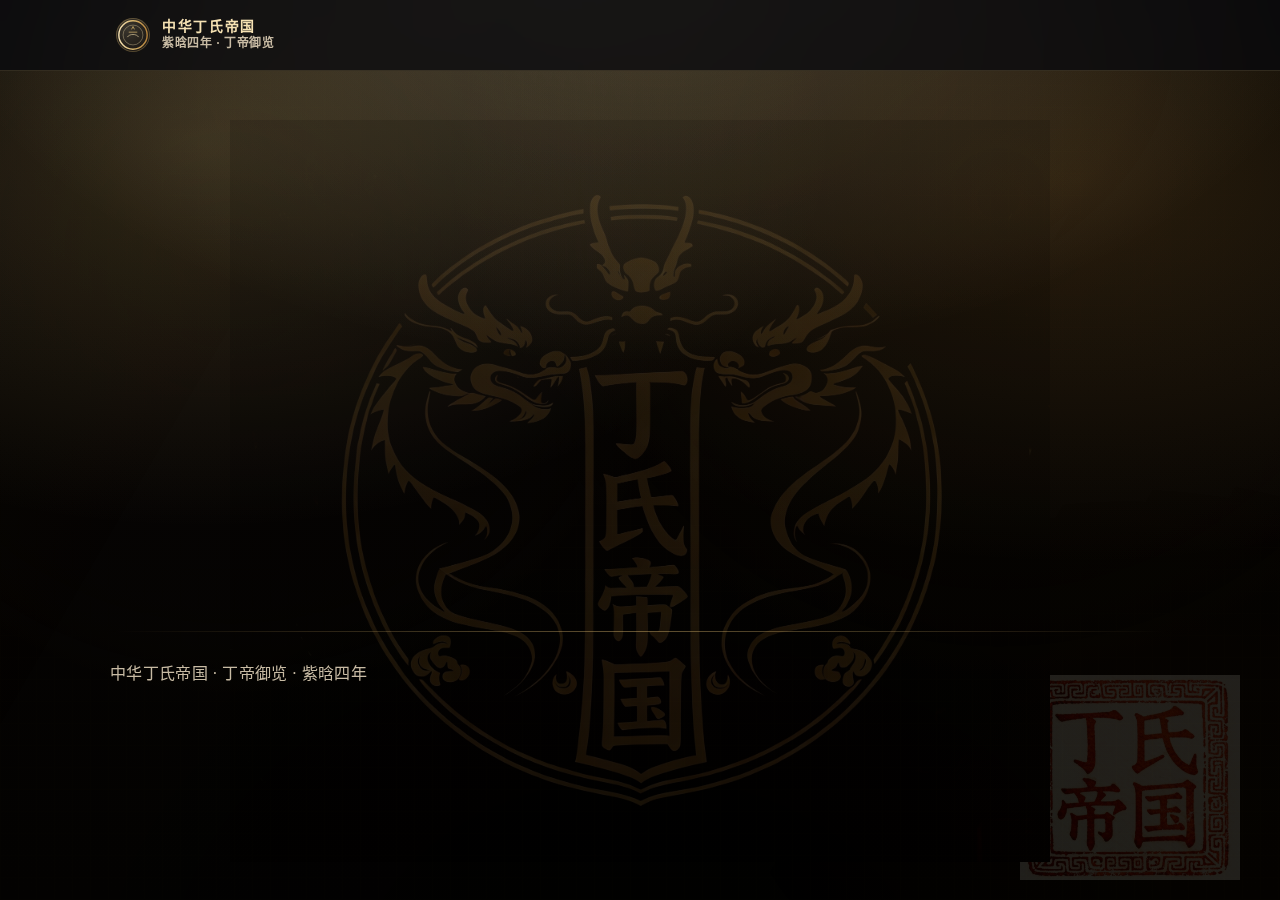
<file: index.html>
<!doctype html>
<html lang="zh-CN">
  <head>
    <meta charset="utf-8" />
    <meta name="viewport" content="width=device-width, initial-scale=1" />
    <title>中华丁氏帝国 · 丁帝御览（紫晗四年）</title>
    <meta
      name="description"
      content="中华丁氏帝国，紫晗四年。御前纪事、诏书、纪年与列传概览。"
    />
    <link rel="stylesheet" href="./styles.css" />
  </head>
  <body id="home">
    <div class="topbar">
      <div class="wrap">
        <div class="nav">
          <a class="brand interactive" href="#front">
            <span class="emblem" aria-hidden="true" data-emblem="./assets/emblem.png">
              <svg viewBox="0 0 48 48" xmlns="http://www.w3.org/2000/svg">
                <defs>
                  <linearGradient id="emblem-gold" x1="0" x2="1">
                    <stop offset="0%" stop-color="#f6e2b3" />
                    <stop offset="50%" stop-color="#d7b56d" />
                    <stop offset="100%" stop-color="#b5833b" />
                  </linearGradient>
                </defs>
                <circle cx="24" cy="24" r="20" fill="none" stroke="url(#emblem-gold)" stroke-width="2" />
                <circle cx="24" cy="24" r="14" fill="none" stroke="rgba(242, 222, 171, 0.5)" stroke-width="1" />
                <path d="M16 27c3-5 13-5 16 0" fill="none" stroke="rgba(242, 222, 171, 0.7)" stroke-width="1.2" />
                <path d="M18 20h12" fill="none" stroke="rgba(215, 181, 109, 0.85)" stroke-width="1.2" />
                <path d="M22 16l2-4 2 4" fill="none" stroke="rgba(215, 181, 109, 0.85)" stroke-width="1.2" />
              </svg>
            </span>
            <span class="title">
              <b>中华丁氏帝国</b>
              <span>紫晗四年 · 丁帝御览</span>
            </span>
          </a>
          <nav class="links" aria-label="导航" data-stagger>
            <a class="nav-link interactive" href="#front" data-animate>御前</a>
            <a class="nav-link interactive" href="#edict" data-animate>诏书</a>
            <a class="nav-link interactive" href="#chronicle" data-animate>纪年</a>
            <a class="nav-link interactive" href="#ministers" data-animate>列传</a>
            <a class="nav-link interactive" href="#campaigns" data-animate>征讨</a>
            <a class="nav-link interactive" href="#seal" data-animate>国玺</a>
          </nav>
        </div>
      </div>
    </div>

    <main class="wrap">
      <section class="hero reveal" id="front">
        <div class="hero-card">
          <div class="glow" aria-hidden="true"></div>
          <div class="hero-inner" data-stagger>
            <div>
              <p class="eyebrow" data-animate>御前</p>
              <h1 class="h1 gold-text" data-animate>
                中华丁氏帝国 · 丁帝御览（紫晗四年）
              </h1>
              <p class="subtitle" data-animate>
                紫晗四年，帝坐御前，命百司同律而行，诸部奉信而不违。四方来会，辞语虽殊而愿受一法。今将本年要略陈列，细目悉入各卷。
              </p>
              <div class="badges" role="list" aria-label="御前要略" data-animate>
                <span class="badge" role="listitem">年号：紫晗</span>
                <span class="badge" role="listitem">今岁：四年</span>
                <span class="badge" role="listitem">同律：已行</span>
                <span class="badge" role="listitem">信约：已定</span>
              </div>
            </div>
            <div>
              <img class="crest" src="./assets/crest.jpeg" alt="帝国徽记" />
            </div>
          </div>
        </div>
      </section>

      <div id="content"></div>

      <footer class="footer">
        <hr class="sep" />
        <p>中华丁氏帝国 · 丁帝御览 · 紫晗四年</p>
      </footer>
    </main>

    <script src="./script.js"></script>
  </body>
</html>
</file>
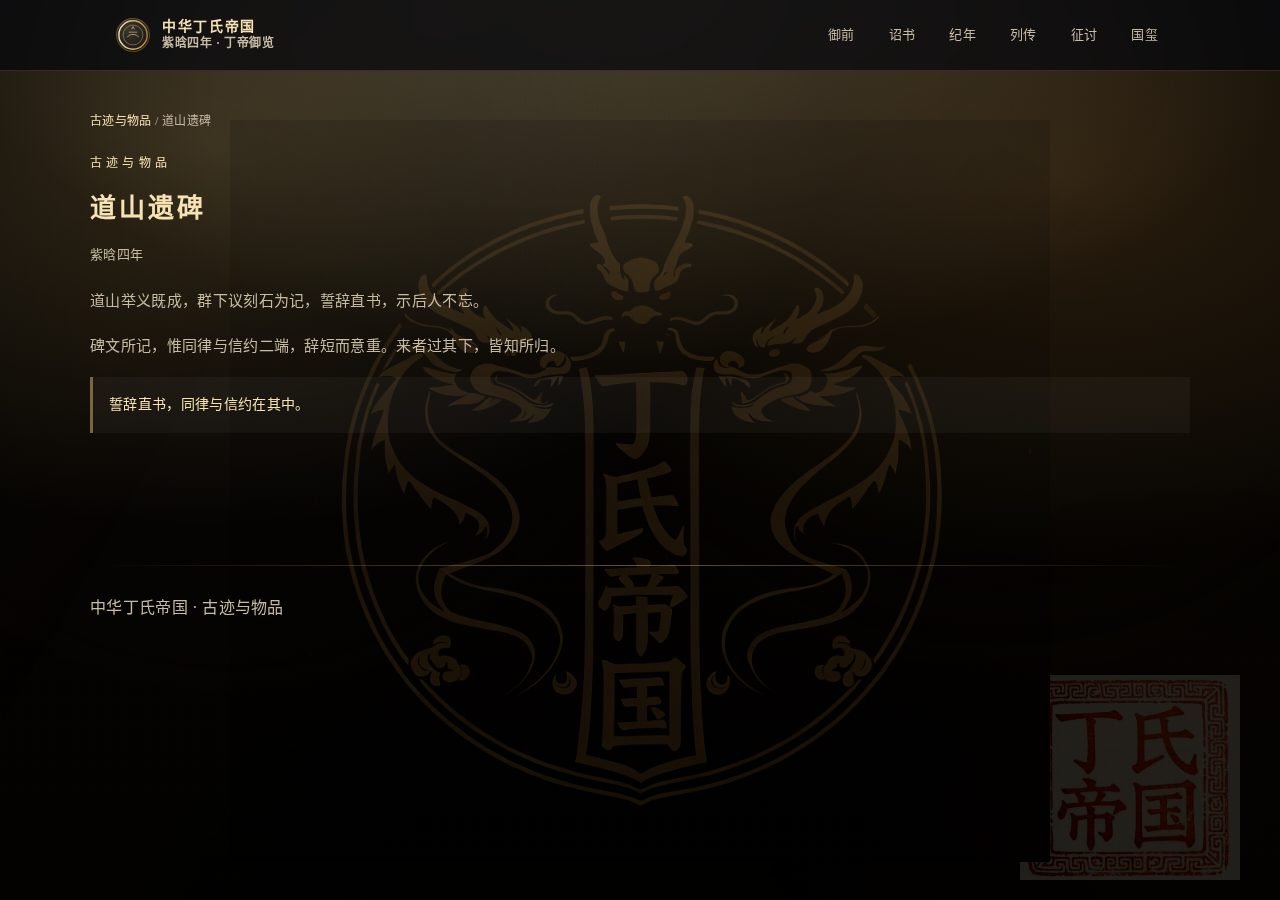
<file: artifacts/daoshan-stele/index.html>
<!doctype html>
<html lang="zh-CN">
  <head>
    <meta charset="utf-8" />
    <meta name="viewport" content="width=device-width, initial-scale=1" />
    <title>道山遗碑 | 中华丁氏帝国</title>
    <meta name="description" content="道山遗碑：刻誓以示同律信约。" />
    <link rel="stylesheet" href="../../styles.css" />
  </head>
  <body>
    <div class="topbar">
      <div class="wrap">
        <div class="nav">
          <a class="brand interactive" href="../../index.html#front">
            <span class="emblem" aria-hidden="true" data-emblem="../../assets/emblem.png"><svg viewBox="0 0 48 48" xmlns="http://www.w3.org/2000/svg"><defs><linearGradient id="emblem-gold" x1="0" x2="1"><stop offset="0%" stop-color="#f6e2b3" /><stop offset="50%" stop-color="#d7b56d" /><stop offset="100%" stop-color="#b5833b" /></linearGradient></defs><circle cx="24" cy="24" r="20" fill="none" stroke="url(#emblem-gold)" stroke-width="2" /><circle cx="24" cy="24" r="14" fill="none" stroke="rgba(242, 222, 171, 0.5)" stroke-width="1" /><path d="M16 27c3-5 13-5 16 0" fill="none" stroke="rgba(242, 222, 171, 0.7)" stroke-width="1.2" /><path d="M18 20h12" fill="none" stroke="rgba(215, 181, 109, 0.85)" stroke-width="1.2" /><path d="M22 16l2-4 2 4" fill="none" stroke="rgba(215, 181, 109, 0.85)" stroke-width="1.2" /></svg></span>
            <span class="title">
              <b>中华丁氏帝国</b>
              <span>紫晗四年 · 丁帝御览</span>
            </span>
          </a>
          <nav class="links" aria-label="导航">
            <a href="../../index.html#front">御前</a>
            <a href="../../index.html#edict">诏书</a>
            <a href="../../index.html#chronicle">纪年</a>
            <a href="../../index.html#ministers">列传</a>
            <a href="../../index.html#campaigns">征讨</a>
            <a href="../../index.html#seal">国玺</a>
          </nav>
        </div>
      </div>
    </div>

    <main class="wrap detail">
      <div class="crumbs">
        <a href="../../index.html#artifacts">古迹与物品</a>
        <span> / 道山遗碑</span>
      </div>

      <header class="detail-header">
        <p class="eyebrow">古迹与物品</p>
        <h1>道山遗碑</h1>
        <p class="meta">紫晗四年</p>
      </header>

      <article class="detail-body">
        <p>
          道山举义既成，群下议刻石为记，誓辞直书，示后人不忘。
        </p>
        <p>
          碑文所记，惟同律与信约二端，辞短而意重。来者过其下，皆知所归。
        </p>
        <blockquote class="quote">誓辞直书，同律与信约在其中。</blockquote>
      </article>
    </main>

    <footer class="footer wrap">
      <hr class="sep" />
      <p>中华丁氏帝国 · 古迹与物品</p>
    </footer>

    <script src="../../script.js"></script>
  </body>
</html>
</file>
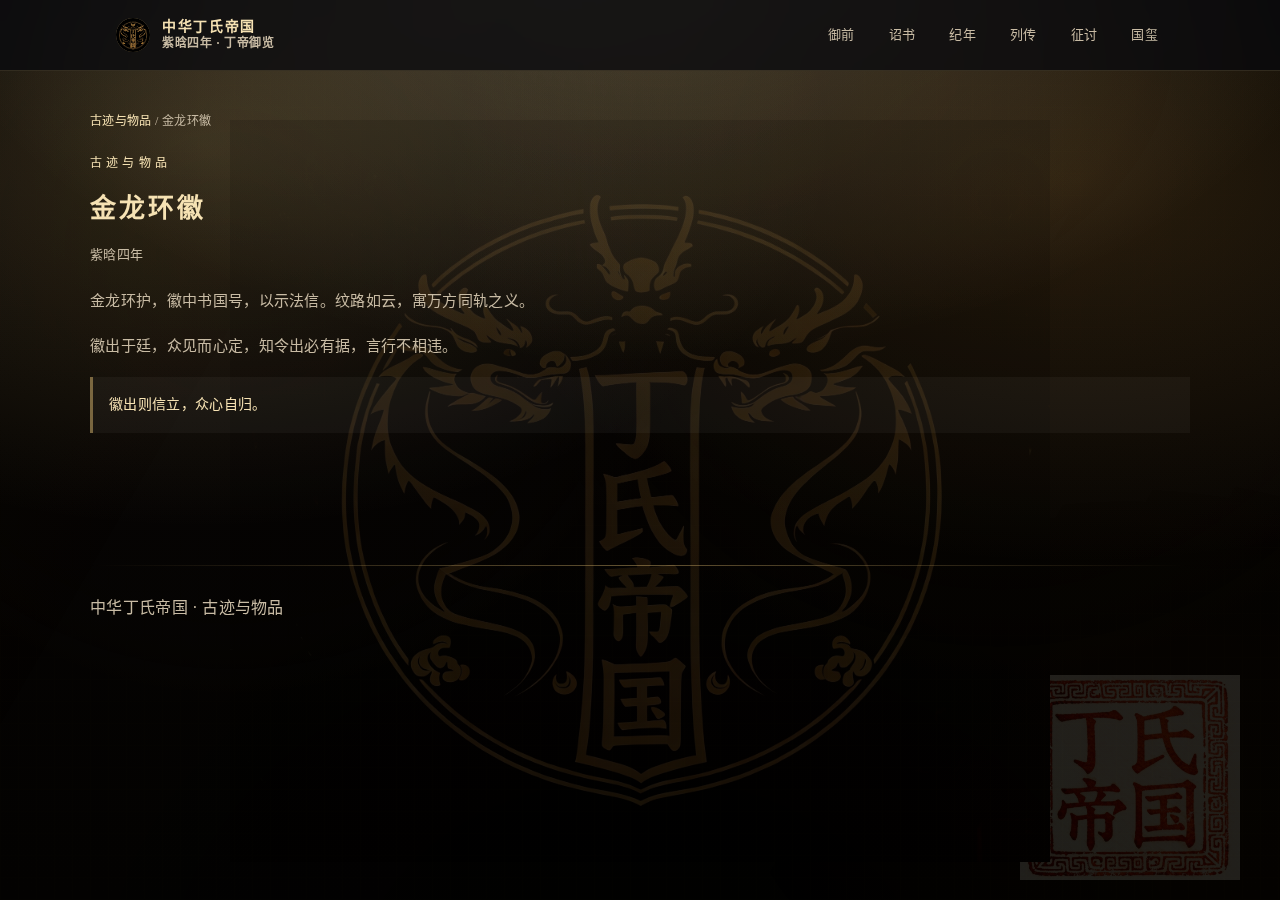
<file: artifacts/jinlong-emblem/index.html>
<!doctype html>
<html lang="zh-CN">
  <head>
    <meta charset="utf-8" />
    <meta name="viewport" content="width=device-width, initial-scale=1" />
    <title>金龙环徽 | 中华丁氏帝国</title>
    <meta name="description" content="金龙环徽：徽中书国号，以示法信。" />
    <link rel="stylesheet" href="../../styles.css" />
  </head>
  <body>
    <div class="topbar">
      <div class="wrap">
        <div class="nav">
          <a class="brand interactive" href="../../index.html#front">
            <span class="emblem" aria-hidden="true"><img src="../../assets/crest.jpeg" alt="国徽" /></span>
            <span class="title">
              <b>中华丁氏帝国</b>
              <span>紫晗四年 · 丁帝御览</span>
            </span>
          </a>
          <nav class="links" aria-label="导航">
            <a href="../../index.html#front">御前</a>
            <a href="../../index.html#edict">诏书</a>
            <a href="../../index.html#chronicle">纪年</a>
            <a href="../../index.html#ministers">列传</a>
            <a href="../../index.html#campaigns">征讨</a>
            <a href="../../index.html#seal">国玺</a>
          </nav>
        </div>
      </div>
    </div>

    <main class="wrap detail">
      <div class="crumbs">
        <a href="../../index.html#artifacts">古迹与物品</a>
        <span> / 金龙环徽</span>
      </div>

      <header class="detail-header">
        <p class="eyebrow">古迹与物品</p>
        <h1>金龙环徽</h1>
        <p class="meta">紫晗四年</p>
      </header>

      <article class="detail-body">
        <p>
          金龙环护，徽中书国号，以示法信。纹路如云，寓万方同轨之义。
        </p>
        <p>
          徽出于廷，众见而心定，知令出必有据，言行不相违。
        </p>
        <blockquote class="quote">徽出则信立，众心自归。</blockquote>
      </article>
    </main>

    <footer class="footer wrap">
      <hr class="sep" />
      <p>中华丁氏帝国 · 古迹与物品</p>
    </footer>

    <script src="../../script.js"></script>
  </body>
</html>
</file>
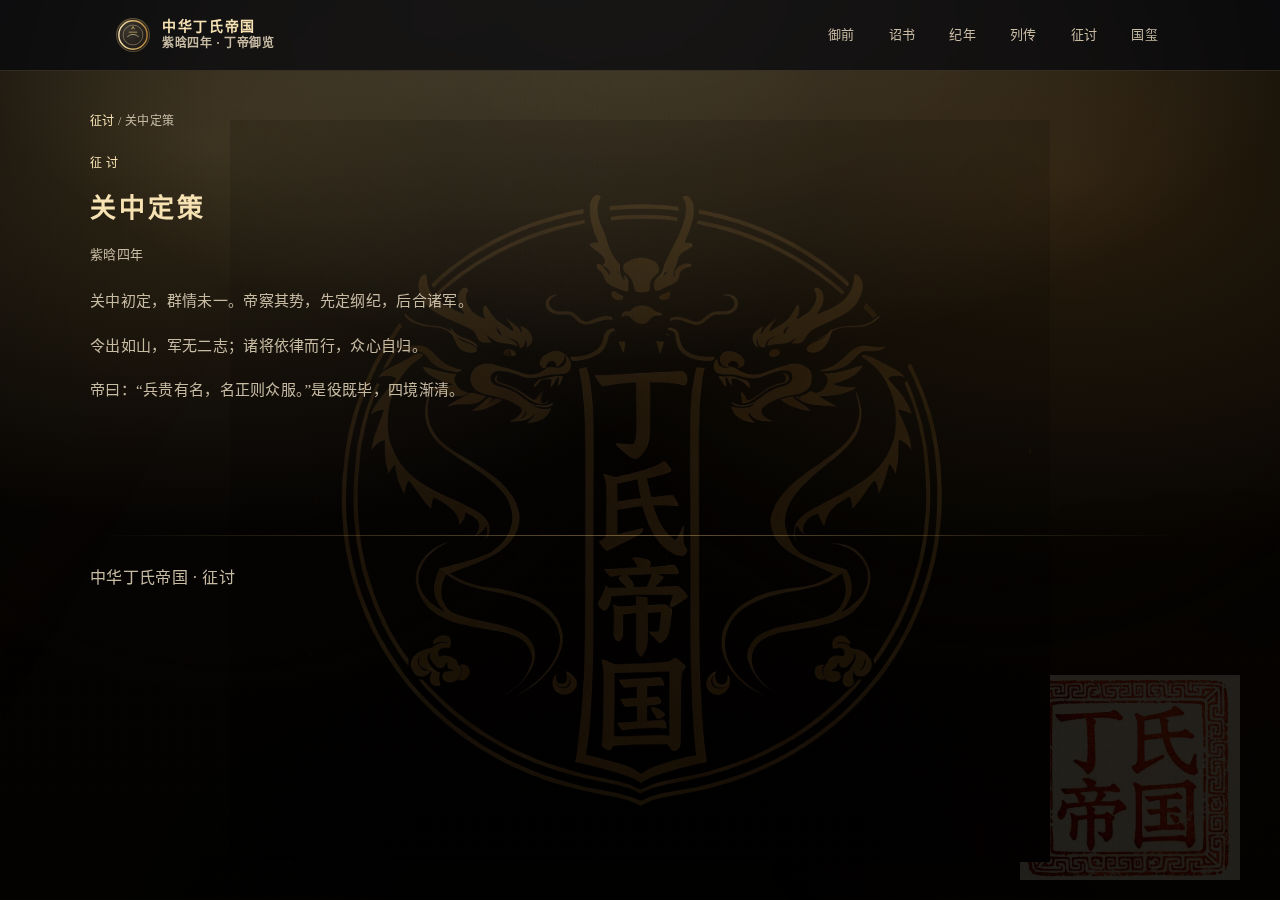
<file: campaigns/guan-zhong/index.html>
<!doctype html>
<html lang="zh-CN">
  <head>
    <meta charset="utf-8" />
    <meta name="viewport" content="width=device-width, initial-scale=1" />
    <title>关中定策 | 中华丁氏帝国</title>
    <meta name="description" content="关中定策：先定纲纪，后合诸军。" />
    <link rel="stylesheet" href="../../styles.css" />
  </head>
  <body>
    <div class="topbar">
      <div class="wrap">
        <div class="nav">
          <a class="brand" href="../../index.html#campaigns">
            <span class="emblem" aria-hidden="true" data-emblem="../../assets/emblem.png"><svg viewBox="0 0 48 48" xmlns="http://www.w3.org/2000/svg"><defs><linearGradient id="emblem-gold" x1="0" x2="1"><stop offset="0%" stop-color="#f6e2b3" /><stop offset="50%" stop-color="#d7b56d" /><stop offset="100%" stop-color="#b5833b" /></linearGradient></defs><circle cx="24" cy="24" r="20" fill="none" stroke="url(#emblem-gold)" stroke-width="2" /><circle cx="24" cy="24" r="14" fill="none" stroke="rgba(242, 222, 171, 0.5)" stroke-width="1" /><path d="M16 27c3-5 13-5 16 0" fill="none" stroke="rgba(242, 222, 171, 0.7)" stroke-width="1.2" /><path d="M18 20h12" fill="none" stroke="rgba(215, 181, 109, 0.85)" stroke-width="1.2" /><path d="M22 16l2-4 2 4" fill="none" stroke="rgba(215, 181, 109, 0.85)" stroke-width="1.2" /></svg></span>
            <span class="title">
              <b>中华丁氏帝国</b>
              <span>紫晗四年 · 丁帝御览</span>
            </span>
          </a>
          <nav class="links" aria-label="导航">
            <a href="../../index.html#front">御前</a>
            <a href="../../index.html#edict">诏书</a>
            <a href="../../index.html#chronicle">纪年</a>
            <a href="../../index.html#ministers">列传</a>
            <a href="../../index.html#campaigns">征讨</a>
            <a href="../../index.html#seal">国玺</a>
          </nav>
        </div>
      </div>
    </div>

    <main class="wrap detail">
      <div class="crumbs">
        <a href="../../index.html#campaigns">征讨</a>
        <span> / 关中定策</span>
      </div>

      <header class="detail-header">
        <p class="eyebrow">征讨</p>
        <h1>关中定策</h1>
        <p class="meta">紫晗四年</p>
      </header>

      <article class="detail-body">
        <p>
          关中初定，群情未一。帝察其势，先定纲纪，后合诸军。
        </p>
        <p>
          令出如山，军无二志；诸将依律而行，众心自归。
        </p>
        <p>
          帝曰：“兵贵有名，名正则众服。”是役既毕，四境渐清。
        </p>
      </article>
    </main>

    <footer class="footer wrap">
      <hr class="sep" />
      <p>中华丁氏帝国 · 征讨</p>
    </footer>

    <script src="../../script.js"></script>
  </body>
</html>
</file>
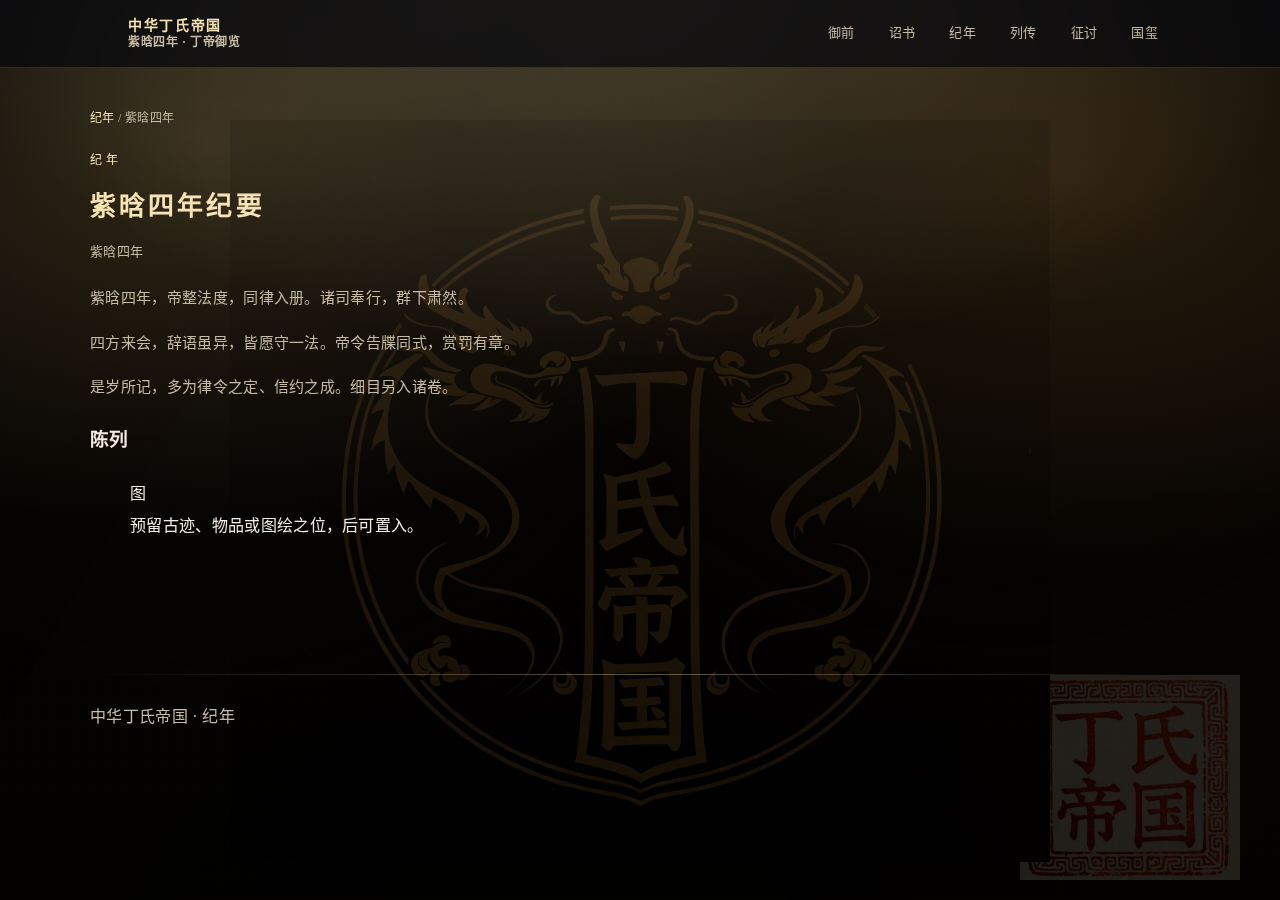
<file: chronicle/zihan-four/index.html>
<!doctype html>
<html lang="zh-CN">
  <head>
    <meta charset="utf-8" />
    <meta name="viewport" content="width=device-width, initial-scale=1" />
    <title>紫晗四年纪要 | 中华丁氏帝国</title>
    <meta name="description" content="紫晗四年纪要：同律入册，信约既成。" />
    <link rel="stylesheet" href="../../styles.css" />
  </head>
  <body>
    <div class="topbar">
      <div class="wrap">
        <div class="nav">
          <a class="brand" href="../../index.html#chronicle">
            <span class="mini-seal" aria-hidden="true"></span>
            <span class="title">
              <b>中华丁氏帝国</b>
              <span>紫晗四年 · 丁帝御览</span>
            </span>
          </a>
          <nav class="links" aria-label="导航">
            <a href="../../index.html#front">御前</a>
            <a href="../../index.html#edict">诏书</a>
            <a href="../../index.html#chronicle">纪年</a>
            <a href="../../index.html#ministers">列传</a>
            <a href="../../index.html#campaigns">征讨</a>
            <a href="../../index.html#seal">国玺</a>
          </nav>
        </div>
      </div>
    </div>

    <main class="wrap detail">
      <div class="crumbs">
        <a href="../../index.html#chronicle">纪年</a>
        <span> / 紫晗四年</span>
      </div>

      <header class="detail-header">
        <p class="eyebrow">纪年</p>
        <h1>紫晗四年纪要</h1>
        <p class="meta">紫晗四年</p>
      </header>

      <article class="detail-body">
        <p>
          紫晗四年，帝整法度，同律入册。诸司奉行，群下肃然。
        </p>
        <p>
          四方来会，辞语虽异，皆愿守一法。帝令告牒同式，赏罚有章。
        </p>
        <p>
          是岁所记，多为律令之定、信约之成。细目另入诸卷。
        </p>
      </article>

      <section class="figure-section">
        <h3>陈列</h3>
        <div class="figure-grid">
          <figure class="figure-card">
            <div class="figure-placeholder">图</div>
            <figcaption>预留古迹、物品或图绘之位，后可置入。</figcaption>
          </figure>
        </div>
      </section>
    </main>

    <footer class="footer wrap">
      <hr class="sep" />
      <p>中华丁氏帝国 · 纪年</p>
    </footer>

    <script src="../../script.js"></script>
  </body>
</html>
</file>
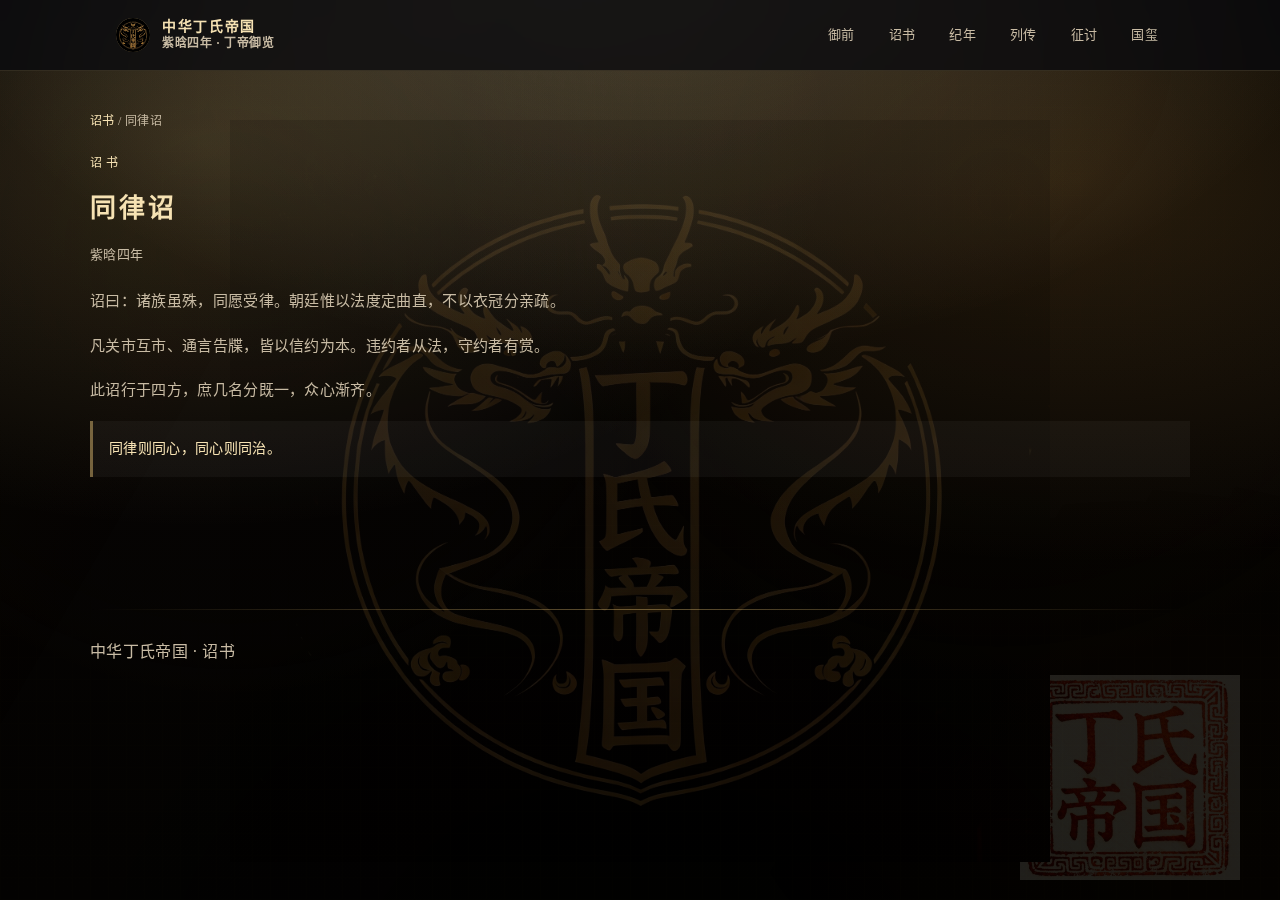
<file: edict/tonglv/index.html>
<!doctype html>
<html lang="zh-CN">
  <head>
    <meta charset="utf-8" />
    <meta name="viewport" content="width=device-width, initial-scale=1" />
    <title>同律诏 | 中华丁氏帝国</title>
    <meta name="description" content="同律诏：以法度为绳，以信约为本。" />
    <link rel="stylesheet" href="../../styles.css" />
  </head>
  <body>
    <div class="topbar">
      <div class="wrap">
        <div class="nav">
          <a class="brand" href="../../index.html#edict">
            <span class="emblem" aria-hidden="true"><img src="../../assets/crest.jpeg" alt="国徽" /></span>
            <span class="title">
              <b>中华丁氏帝国</b>
              <span>紫晗四年 · 丁帝御览</span>
            </span>
          </a>
          <nav class="links" aria-label="导航">
            <a href="../../index.html#front">御前</a>
            <a href="../../index.html#edict">诏书</a>
            <a href="../../index.html#chronicle">纪年</a>
            <a href="../../index.html#ministers">列传</a>
            <a href="../../index.html#campaigns">征讨</a>
            <a href="../../index.html#seal">国玺</a>
          </nav>
        </div>
      </div>
    </div>

    <main class="wrap detail">
      <div class="crumbs">
        <a href="../../index.html#edict">诏书</a>
        <span> / 同律诏</span>
      </div>

      <header class="detail-header">
        <p class="eyebrow">诏书</p>
        <h1>同律诏</h1>
        <p class="meta">紫晗四年</p>
      </header>

      <article class="detail-body">
        <p>
          诏曰：诸族虽殊，同愿受律。朝廷惟以法度定曲直，不以衣冠分亲疏。
        </p>
        <p>
          凡关市互市、通言告牒，皆以信约为本。违约者从法，守约者有赏。
        </p>
        <p>
          此诏行于四方，庶几名分既一，众心渐齐。
        </p>
        <blockquote class="quote">同律则同心，同心则同治。</blockquote>
      </article>
    </main>

    <footer class="footer wrap">
      <hr class="sep" />
      <p>中华丁氏帝国 · 诏书</p>
    </footer>

    <script src="../../script.js"></script>
  </body>
</html>
</file>
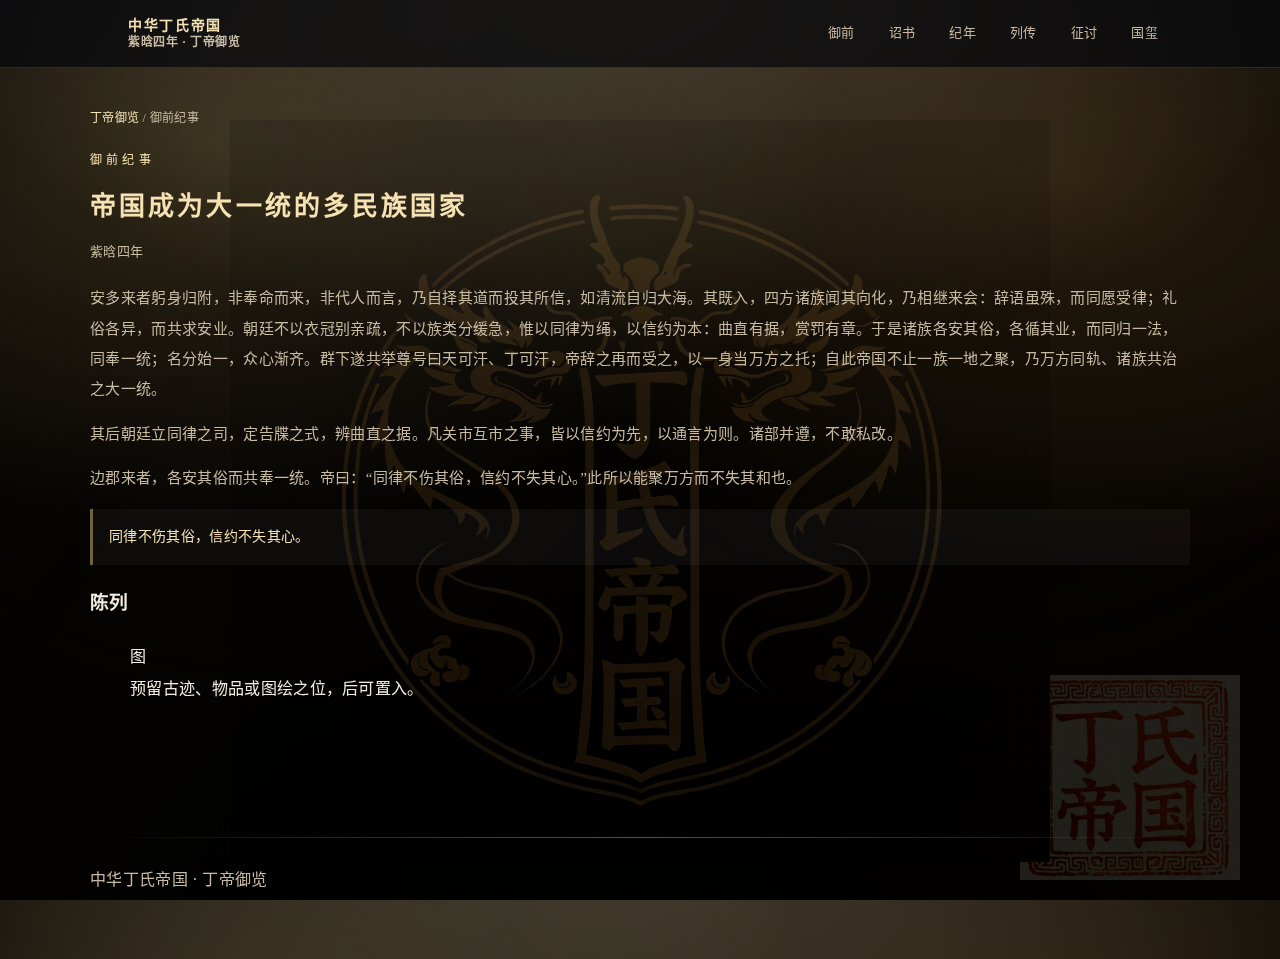
<file: front/tian-kehan/index.html>
<!doctype html>
<html lang="zh-CN">
  <head>
    <meta charset="utf-8" />
    <meta name="viewport" content="width=device-width, initial-scale=1" />
    <title>帝国成为大一统的多民族国家 | 中华丁氏帝国</title>
    <meta
      name="description"
      content="紫晗四年御前纪事：多民族大一统之成。"
    />
    <link rel="stylesheet" href="../../styles.css" />
  </head>
  <body>
    <div class="topbar">
      <div class="wrap">
        <div class="nav">
          <a class="brand" href="../../index.html#front">
            <span class="mini-seal" aria-hidden="true"></span>
            <span class="title">
              <b>中华丁氏帝国</b>
              <span>紫晗四年 · 丁帝御览</span>
            </span>
          </a>
          <nav class="links" aria-label="导航">
            <a href="../../index.html#front">御前</a>
            <a href="../../index.html#edict">诏书</a>
            <a href="../../index.html#chronicle">纪年</a>
            <a href="../../index.html#ministers">列传</a>
            <a href="../../index.html#campaigns">征讨</a>
            <a href="../../index.html#seal">国玺</a>
          </nav>
        </div>
      </div>
    </div>

    <main class="wrap detail">
      <div class="crumbs">
        <a href="../../index.html#front">丁帝御览</a>
        <span> / 御前纪事</span>
      </div>

      <header class="detail-header">
        <p class="eyebrow">御前纪事</p>
        <h1>帝国成为大一统的多民族国家</h1>
        <p class="meta">紫晗四年</p>
      </header>

      <article class="detail-body">
        <p>
          安多来者躬身归附，非奉命而来，非代人而言，乃自择其道而投其所信，如清流自归大海。其既入，四方诸族闻其向化，乃相继来会：辞语虽殊，而同愿受律；礼俗各异，而共求安业。朝廷不以衣冠别亲疏，不以族类分缓急，惟以同律为绳，以信约为本：曲直有据，赏罚有章。于是诸族各安其俗，各循其业，而同归一法，同奉一统；名分始一，众心渐齐。群下遂共举尊号曰天可汗、丁可汗，帝辞之再而受之，以一身当万方之托；自此帝国不止一族一地之聚，乃万方同轨、诸族共治之大一统。
        </p>
        <p>
          其后朝廷立同律之司，定告牒之式，辨曲直之据。凡关市互市之事，皆以信约为先，以通言为则。诸部并遵，不敢私改。
        </p>
        <p>
          边郡来者，各安其俗而共奉一统。帝曰：“同律不伤其俗，信约不失其心。”此所以能聚万方而不失其和也。
        </p>
        <blockquote class="quote">同律不伤其俗，信约不失其心。</blockquote>
      </article>

      <section class="figure-section">
        <h3>陈列</h3>
        <div class="figure-grid">
          <figure class="figure-card">
            <div class="figure-placeholder">图</div>
            <figcaption>预留古迹、物品或图绘之位，后可置入。</figcaption>
          </figure>
        </div>
      </section>
    </main>

    <footer class="footer wrap">
      <hr class="sep" />
      <p>中华丁氏帝国 · 丁帝御览</p>
    </footer>

    <script src="../../script.js"></script>
  </body>
</html>
</file>
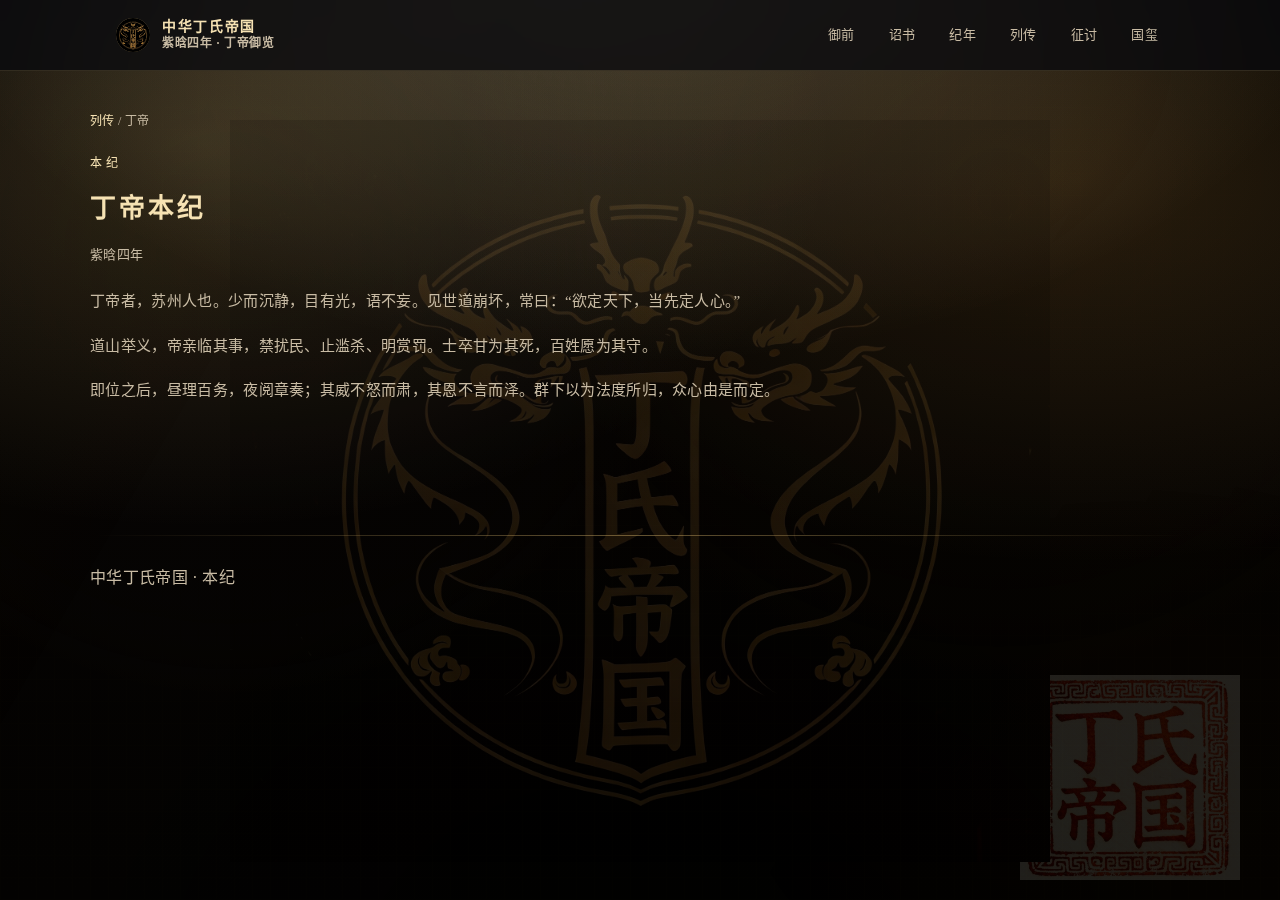
<file: people/dingdi/index.html>
<!doctype html>
<html lang="zh-CN">
  <head>
    <meta charset="utf-8" />
    <meta name="viewport" content="width=device-width, initial-scale=1" />
    <title>丁帝本纪 | 中华丁氏帝国</title>
    <meta name="description" content="丁帝本纪：开国御极，群心所归。" />
    <link rel="stylesheet" href="../../styles.css" />
  </head>
  <body>
    <div class="topbar">
      <div class="wrap">
        <div class="nav">
          <a class="brand interactive" href="../../index.html#front">
            <span class="emblem" aria-hidden="true"><img src="../../assets/crest.jpeg" alt="国徽" /></span>
            <span class="title">
              <b>中华丁氏帝国</b>
              <span>紫晗四年 · 丁帝御览</span>
            </span>
          </a>
          <nav class="links" aria-label="导航">
            <a href="../../index.html#front">御前</a>
            <a href="../../index.html#edict">诏书</a>
            <a href="../../index.html#chronicle">纪年</a>
            <a href="../../index.html#ministers">列传</a>
            <a href="../../index.html#campaigns">征讨</a>
            <a href="../../index.html#seal">国玺</a>
          </nav>
        </div>
      </div>
    </div>

    <main class="wrap detail">
      <div class="crumbs">
        <a href="../../index.html#ministers">列传</a>
        <span> / 丁帝</span>
      </div>

      <header class="detail-header">
        <p class="eyebrow">本纪</p>
        <h1>丁帝本纪</h1>
        <p class="meta">紫晗四年</p>
      </header>

      <article class="detail-body">
        <p>
          丁帝者，苏州人也。少而沉静，目有光，语不妄。见世道崩坏，常曰：“欲定天下，当先定人心。”
        </p>
        <p>
          道山举义，帝亲临其事，禁扰民、止滥杀、明赏罚。士卒甘为其死，百姓愿为其守。
        </p>
        <p>
          即位之后，昼理百务，夜阅章奏；其威不怒而肃，其恩不言而泽。群下以为法度所归，众心由是而定。
        </p>
      </article>
    </main>

    <footer class="footer wrap">
      <hr class="sep" />
      <p>中华丁氏帝国 · 本纪</p>
    </footer>

    <script src="../../script.js"></script>
  </body>
</html>
</file>
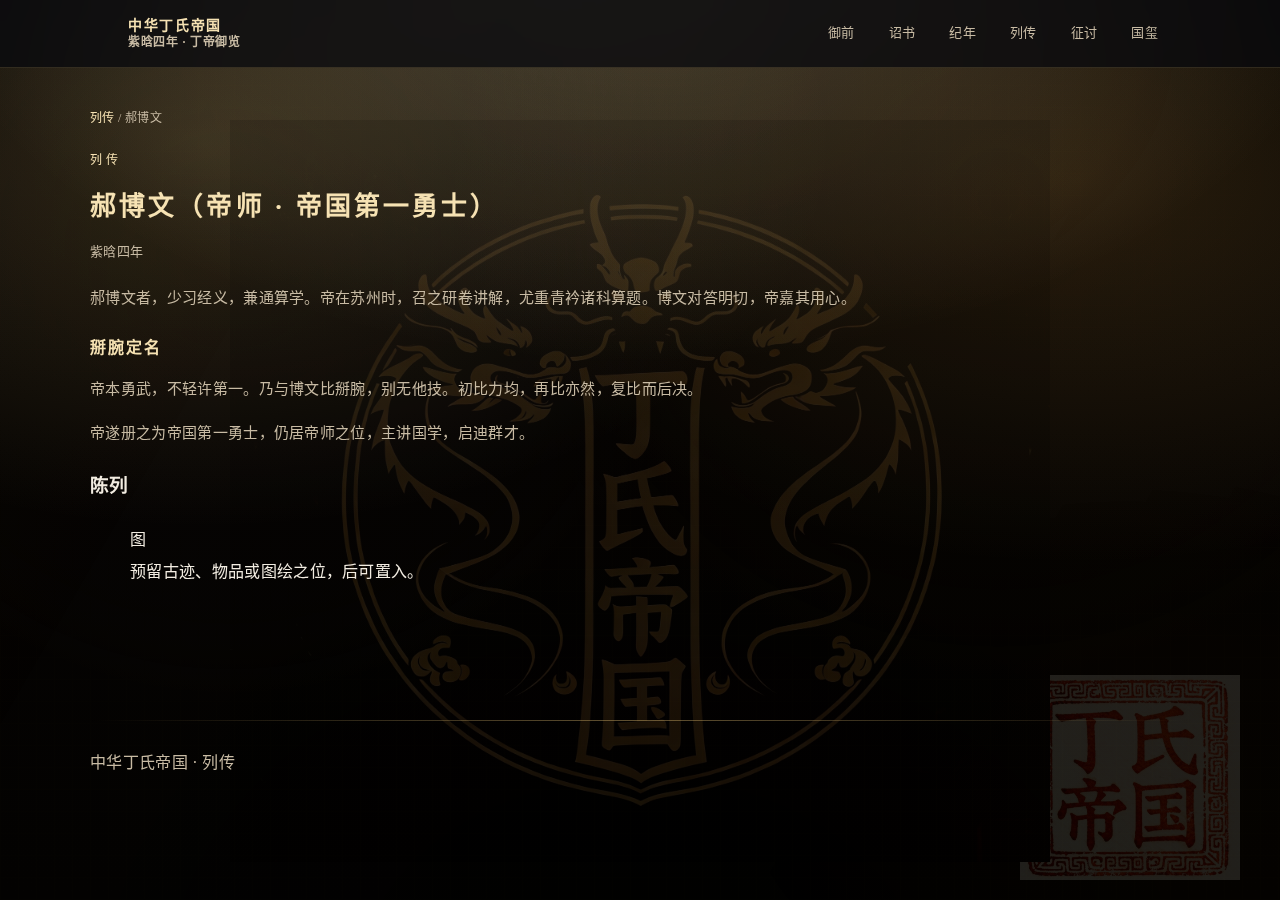
<file: people/haobowen/index.html>
<!doctype html>
<html lang="zh-CN">
  <head>
    <meta charset="utf-8" />
    <meta name="viewport" content="width=device-width, initial-scale=1" />
    <title>郝博文（帝师 · 帝国第一勇士） | 中华丁氏帝国</title>
    <meta name="description" content="郝博文列传：帝师与帝国第一勇士。" />
    <link rel="stylesheet" href="../../styles.css" />
  </head>
  <body>
    <div class="topbar">
      <div class="wrap">
        <div class="nav">
          <a class="brand" href="../../index.html#ministers">
            <span class="mini-seal" aria-hidden="true"></span>
            <span class="title">
              <b>中华丁氏帝国</b>
              <span>紫晗四年 · 丁帝御览</span>
            </span>
          </a>
          <nav class="links" aria-label="导航">
            <a href="../../index.html#front">御前</a>
            <a href="../../index.html#edict">诏书</a>
            <a href="../../index.html#chronicle">纪年</a>
            <a href="../../index.html#ministers">列传</a>
            <a href="../../index.html#campaigns">征讨</a>
            <a href="../../index.html#seal">国玺</a>
          </nav>
        </div>
      </div>
    </div>

    <main class="wrap detail">
      <div class="crumbs">
        <a href="../../index.html#ministers">列传</a>
        <span> / 郝博文</span>
      </div>

      <header class="detail-header">
        <p class="eyebrow">列传</p>
        <h1>郝博文（帝师 · 帝国第一勇士）</h1>
        <p class="meta">紫晗四年</p>
      </header>

      <article class="detail-body">
        <p>
          郝博文者，少习经义，兼通算学。帝在苏州时，召之研卷讲解，尤重青衿诸科算题。博文对答明切，帝嘉其用心。
        </p>
        <h3>掰腕定名</h3>
        <p>
          帝本勇武，不轻许第一。乃与博文比掰腕，别无他技。初比力均，再比亦然，复比而后决。
        </p>
        <p>
          帝遂册之为帝国第一勇士，仍居帝师之位，主讲国学，启迪群才。
        </p>
      </article>

      <section class="figure-section">
        <h3>陈列</h3>
        <div class="figure-grid">
          <figure class="figure-card">
            <div class="figure-placeholder">图</div>
            <figcaption>预留古迹、物品或图绘之位，后可置入。</figcaption>
          </figure>
        </div>
      </section>
    </main>

    <footer class="footer wrap">
      <hr class="sep" />
      <p>中华丁氏帝国 · 列传</p>
    </footer>

    <script src="../../script.js"></script>
  </body>
</html>
</file>
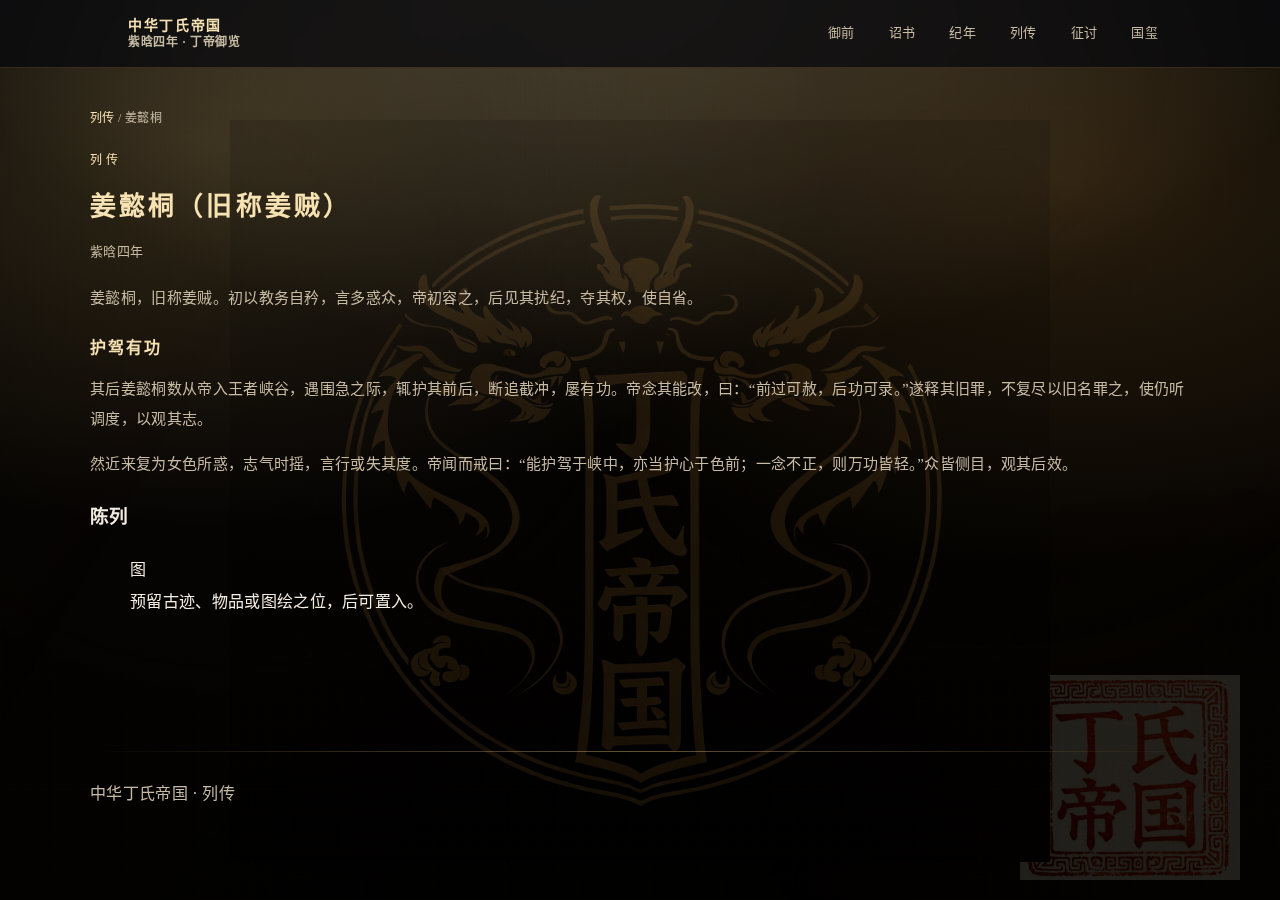
<file: people/jiangyitong/index.html>
<!doctype html>
<html lang="zh-CN">
  <head>
    <meta charset="utf-8" />
    <meta name="viewport" content="width=device-width, initial-scale=1" />
    <title>姜懿桐（旧称姜贼） | 中华丁氏帝国</title>
    <meta name="description" content="姜懿桐列传：旧称姜贼，护驾有功而获赦。" />
    <link rel="stylesheet" href="../../styles.css" />
  </head>
  <body>
    <div class="topbar">
      <div class="wrap">
        <div class="nav">
          <a class="brand" href="../../index.html#ministers">
            <span class="mini-seal" aria-hidden="true"></span>
            <span class="title">
              <b>中华丁氏帝国</b>
              <span>紫晗四年 · 丁帝御览</span>
            </span>
          </a>
          <nav class="links" aria-label="导航">
            <a href="../../index.html#front">御前</a>
            <a href="../../index.html#edict">诏书</a>
            <a href="../../index.html#chronicle">纪年</a>
            <a href="../../index.html#ministers">列传</a>
            <a href="../../index.html#campaigns">征讨</a>
            <a href="../../index.html#seal">国玺</a>
          </nav>
        </div>
      </div>
    </div>

    <main class="wrap detail">
      <div class="crumbs">
        <a href="../../index.html#ministers">列传</a>
        <span> / 姜懿桐</span>
      </div>

      <header class="detail-header">
        <p class="eyebrow">列传</p>
        <h1>姜懿桐（旧称姜贼）</h1>
        <p class="meta">紫晗四年</p>
      </header>

      <article class="detail-body">
        <p>
          姜懿桐，旧称姜贼。初以教务自矜，言多惑众，帝初容之，后见其扰纪，夺其权，使自省。
        </p>
        <h3>护驾有功</h3>
        <p>
          其后姜懿桐数从帝入王者峡谷，遇围急之际，辄护其前后，断追截冲，屡有功。帝念其能改，曰：“前过可赦，后功可录。”遂释其旧罪，不复尽以旧名罪之，使仍听调度，以观其志。
        </p>
        <p>
          然近来复为女色所惑，志气时摇，言行或失其度。帝闻而戒曰：“能护驾于峡中，亦当护心于色前；一念不正，则万功皆轻。”众皆侧目，观其后效。
        </p>
      </article>

      <section class="figure-section">
        <h3>陈列</h3>
        <div class="figure-grid">
          <figure class="figure-card">
            <div class="figure-placeholder">图</div>
            <figcaption>预留古迹、物品或图绘之位，后可置入。</figcaption>
          </figure>
        </div>
      </section>
    </main>

    <footer class="footer wrap">
      <hr class="sep" />
      <p>中华丁氏帝国 · 列传</p>
    </footer>

    <script src="../../script.js"></script>
  </body>
</html>
</file>
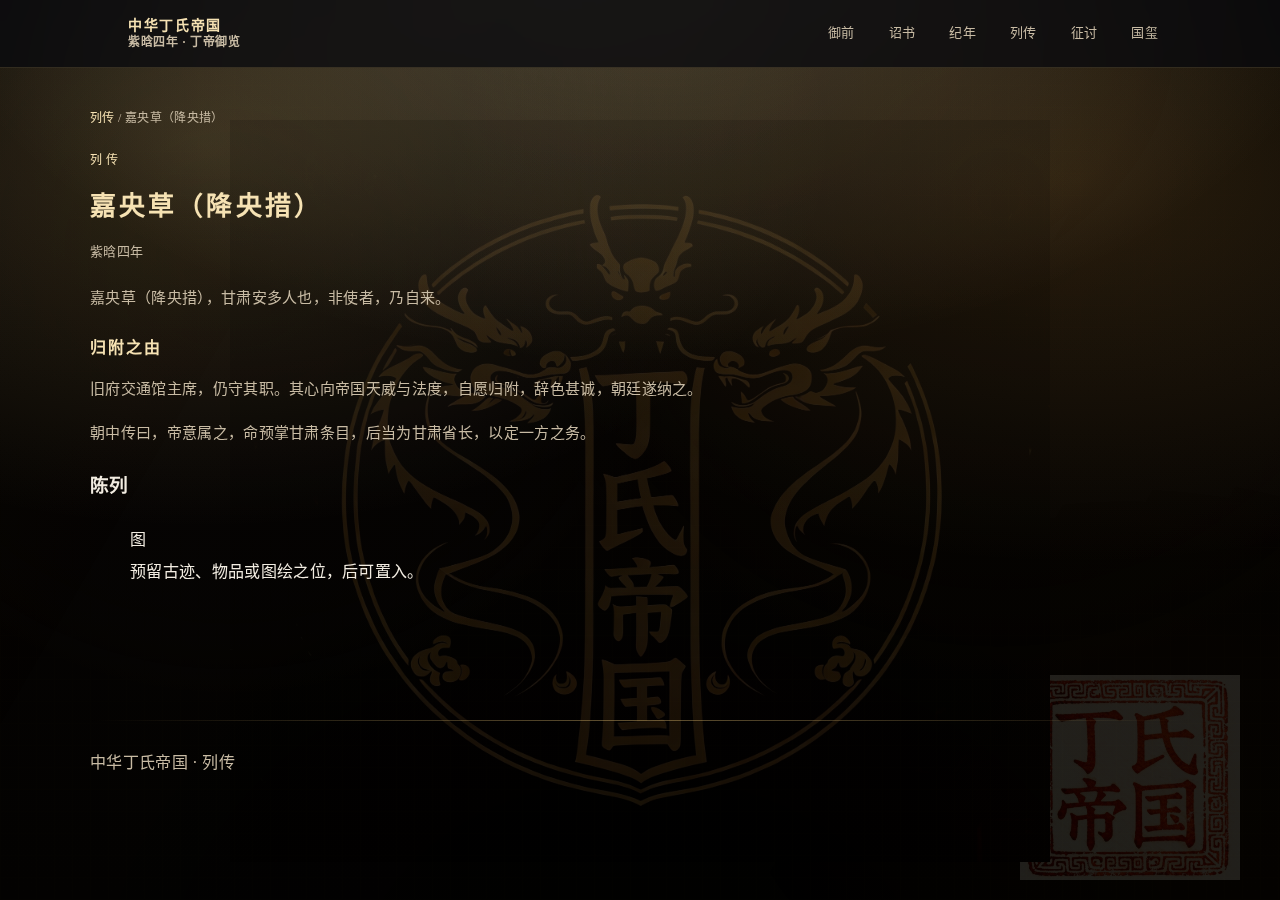
<file: people/jiayangcao/index.html>
<!doctype html>
<html lang="zh-CN">
  <head>
    <meta charset="utf-8" />
    <meta name="viewport" content="width=device-width, initial-scale=1" />
    <title>嘉央草（降央措） | 中华丁氏帝国</title>
    <meta name="description" content="嘉央草（降央措）列传：安多来者，自愿归附。" />
    <link rel="stylesheet" href="../../styles.css" />
  </head>
  <body>
    <div class="topbar">
      <div class="wrap">
        <div class="nav">
          <a class="brand" href="../../index.html#ministers">
            <span class="mini-seal" aria-hidden="true"></span>
            <span class="title">
              <b>中华丁氏帝国</b>
              <span>紫晗四年 · 丁帝御览</span>
            </span>
          </a>
          <nav class="links" aria-label="导航">
            <a href="../../index.html#front">御前</a>
            <a href="../../index.html#edict">诏书</a>
            <a href="../../index.html#chronicle">纪年</a>
            <a href="../../index.html#ministers">列传</a>
            <a href="../../index.html#campaigns">征讨</a>
            <a href="../../index.html#seal">国玺</a>
          </nav>
        </div>
      </div>
    </div>

    <main class="wrap detail">
      <div class="crumbs">
        <a href="../../index.html#ministers">列传</a>
        <span> / 嘉央草（降央措）</span>
      </div>

      <header class="detail-header">
        <p class="eyebrow">列传</p>
        <h1>嘉央草（降央措）</h1>
        <p class="meta">紫晗四年</p>
      </header>

      <article class="detail-body">
        <p>
          嘉央草（降央措），甘肃安多人也，非使者，乃自来。
        </p>
        <h3>归附之由</h3>
        <p>
          旧府交通馆主席，仍守其职。其心向帝国天威与法度，自愿归附，辞色甚诚，朝廷遂纳之。
        </p>
        <p>
          朝中传曰，帝意属之，命预掌甘肃条目，后当为甘肃省长，以定一方之务。
        </p>
      </article>

      <section class="figure-section">
        <h3>陈列</h3>
        <div class="figure-grid">
          <figure class="figure-card">
            <div class="figure-placeholder">图</div>
            <figcaption>预留古迹、物品或图绘之位，后可置入。</figcaption>
          </figure>
        </div>
      </section>
    </main>

    <footer class="footer wrap">
      <hr class="sep" />
      <p>中华丁氏帝国 · 列传</p>
    </footer>

    <script src="../../script.js"></script>
  </body>
</html>
</file>
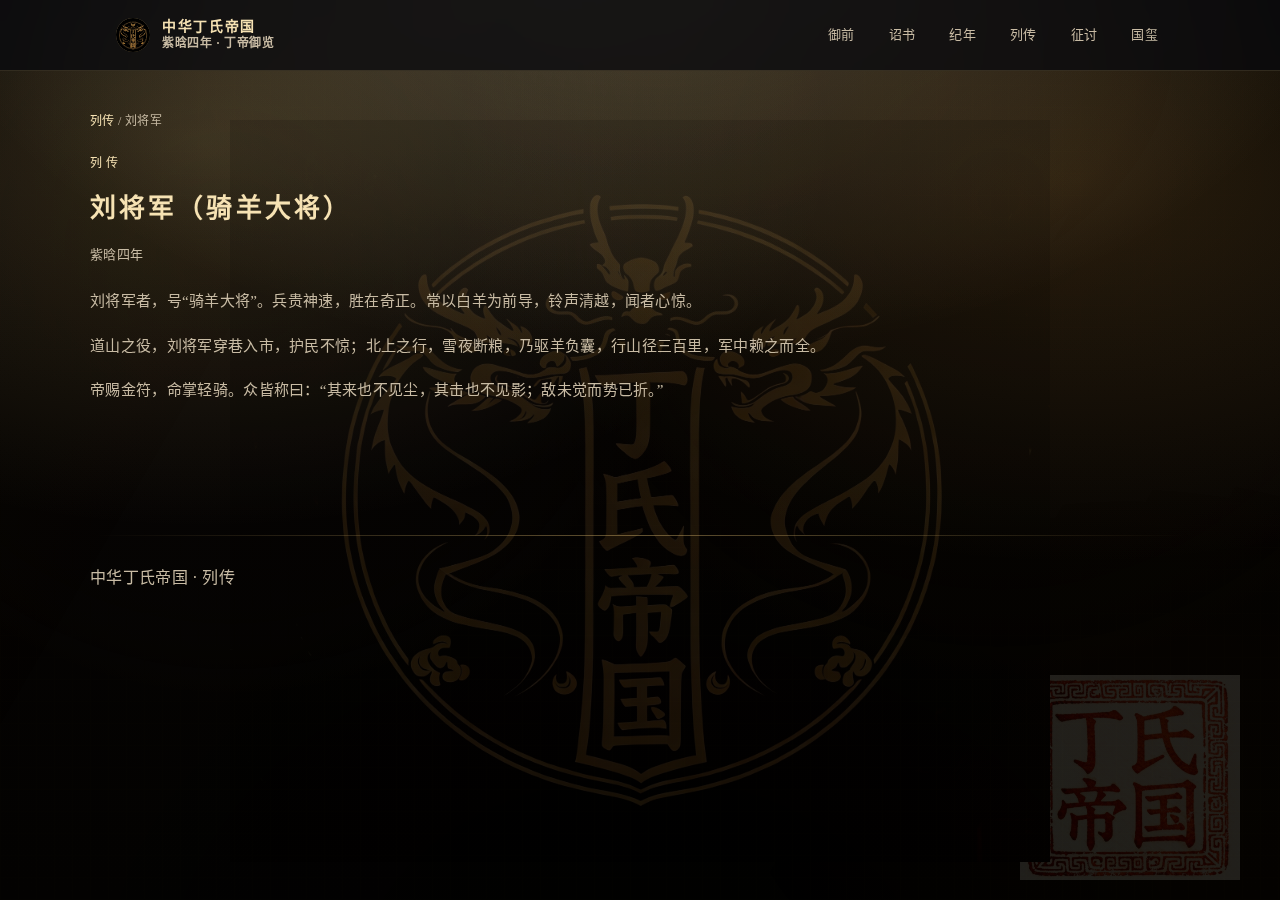
<file: people/liujun/index.html>
<!doctype html>
<html lang="zh-CN">
  <head>
    <meta charset="utf-8" />
    <meta name="viewport" content="width=device-width, initial-scale=1" />
    <title>刘将军（骑羊大将） | 中华丁氏帝国</title>
    <meta name="description" content="刘将军列传：骑羊大将，奇兵如风。" />
    <link rel="stylesheet" href="../../styles.css" />
  </head>
  <body>
    <div class="topbar">
      <div class="wrap">
        <div class="nav">
          <a class="brand interactive" href="../../index.html#ministers">
            <span class="emblem" aria-hidden="true"><img src="../../assets/crest.jpeg" alt="国徽" /></span>
            <span class="title">
              <b>中华丁氏帝国</b>
              <span>紫晗四年 · 丁帝御览</span>
            </span>
          </a>
          <nav class="links" aria-label="导航">
            <a href="../../index.html#front">御前</a>
            <a href="../../index.html#edict">诏书</a>
            <a href="../../index.html#chronicle">纪年</a>
            <a href="../../index.html#ministers">列传</a>
            <a href="../../index.html#campaigns">征讨</a>
            <a href="../../index.html#seal">国玺</a>
          </nav>
        </div>
      </div>
    </div>

    <main class="wrap detail">
      <div class="crumbs">
        <a href="../../index.html#ministers">列传</a>
        <span> / 刘将军</span>
      </div>

      <header class="detail-header">
        <p class="eyebrow">列传</p>
        <h1>刘将军（骑羊大将）</h1>
        <p class="meta">紫晗四年</p>
      </header>

      <article class="detail-body">
        <p>
          刘将军者，号“骑羊大将”。兵贵神速，胜在奇正。常以白羊为前导，铃声清越，闻者心惊。
        </p>
        <p>
          道山之役，刘将军穿巷入市，护民不惊；北上之行，雪夜断粮，乃驱羊负囊，行山径三百里，军中赖之而全。
        </p>
        <p>
          帝赐金符，命掌轻骑。众皆称曰：“其来也不见尘，其击也不见影；敌未觉而势已折。”
        </p>
      </article>
    </main>

    <footer class="footer wrap">
      <hr class="sep" />
      <p>中华丁氏帝国 · 列传</p>
    </footer>

    <script src="../../script.js"></script>
  </body>
</html>
</file>
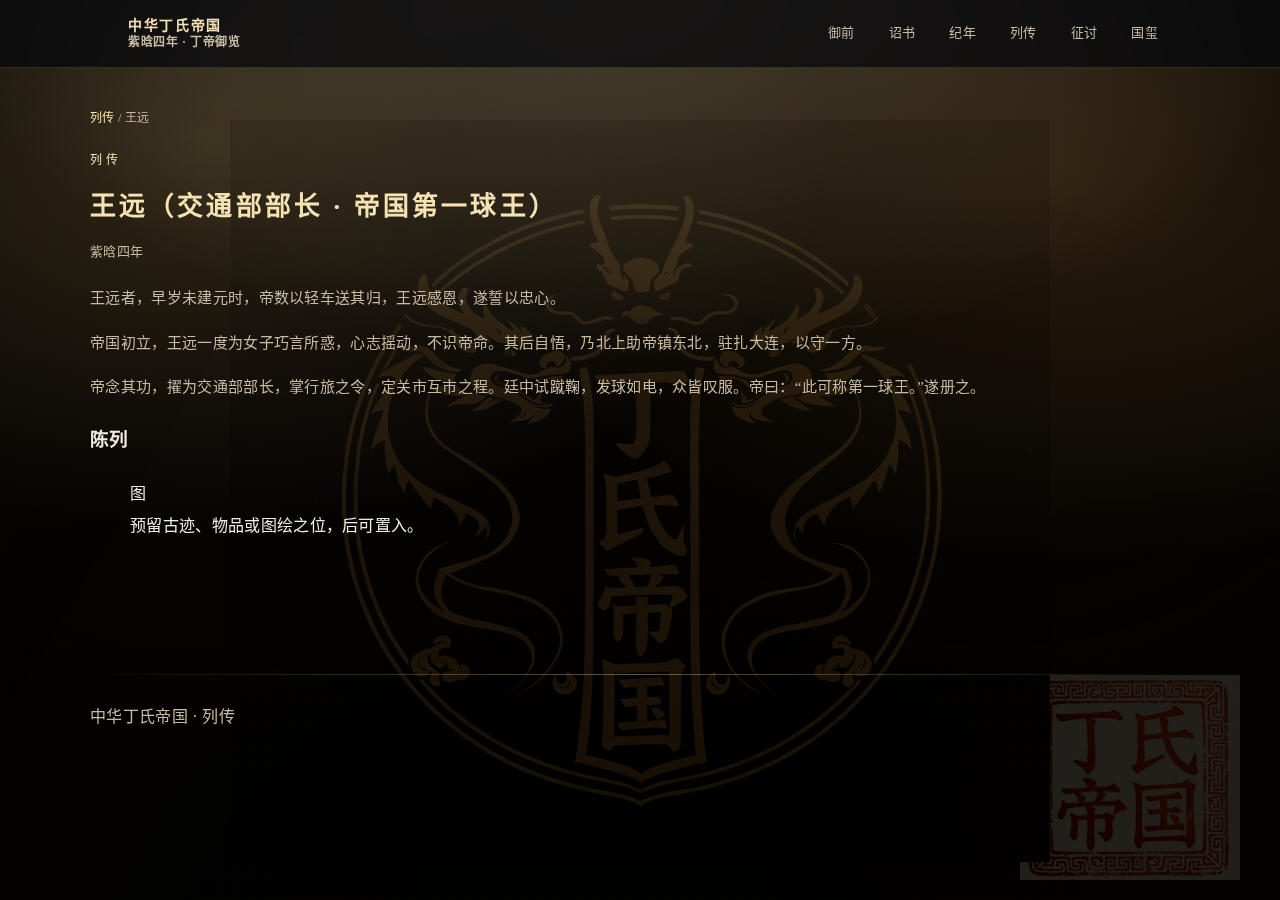
<file: people/wangyuan/index.html>
<!doctype html>
<html lang="zh-CN">
  <head>
    <meta charset="utf-8" />
    <meta name="viewport" content="width=device-width, initial-scale=1" />
    <title>王远（交通部部长 · 帝国第一球王） | 中华丁氏帝国</title>
    <meta name="description" content="王远列传：交通部部长与帝国第一球王。" />
    <link rel="stylesheet" href="../../styles.css" />
  </head>
  <body>
    <div class="topbar">
      <div class="wrap">
        <div class="nav">
          <a class="brand" href="../../index.html#ministers">
            <span class="mini-seal" aria-hidden="true"></span>
            <span class="title">
              <b>中华丁氏帝国</b>
              <span>紫晗四年 · 丁帝御览</span>
            </span>
          </a>
          <nav class="links" aria-label="导航">
            <a href="../../index.html#front">御前</a>
            <a href="../../index.html#edict">诏书</a>
            <a href="../../index.html#chronicle">纪年</a>
            <a href="../../index.html#ministers">列传</a>
            <a href="../../index.html#campaigns">征讨</a>
            <a href="../../index.html#seal">国玺</a>
          </nav>
        </div>
      </div>
    </div>

    <main class="wrap detail">
      <div class="crumbs">
        <a href="../../index.html#ministers">列传</a>
        <span> / 王远</span>
      </div>

      <header class="detail-header">
        <p class="eyebrow">列传</p>
        <h1>王远（交通部部长 · 帝国第一球王）</h1>
        <p class="meta">紫晗四年</p>
      </header>

      <article class="detail-body">
        <p>
          王远者，早岁未建元时，帝数以轻车送其归，王远感恩，遂誓以忠心。
        </p>
        <p>
          帝国初立，王远一度为女子巧言所惑，心志摇动，不识帝命。其后自悟，乃北上助帝镇东北，驻扎大连，以守一方。
        </p>
        <p>
          帝念其功，擢为交通部部长，掌行旅之令，定关市互市之程。廷中试蹴鞠，发球如电，众皆叹服。帝曰：“此可称第一球王。”遂册之。
        </p>
      </article>

      <section class="figure-section">
        <h3>陈列</h3>
        <div class="figure-grid">
          <figure class="figure-card">
            <div class="figure-placeholder">图</div>
            <figcaption>预留古迹、物品或图绘之位，后可置入。</figcaption>
          </figure>
        </div>
      </section>
    </main>

    <footer class="footer wrap">
      <hr class="sep" />
      <p>中华丁氏帝国 · 列传</p>
    </footer>

    <script src="../../script.js"></script>
  </body>
</html>
</file>
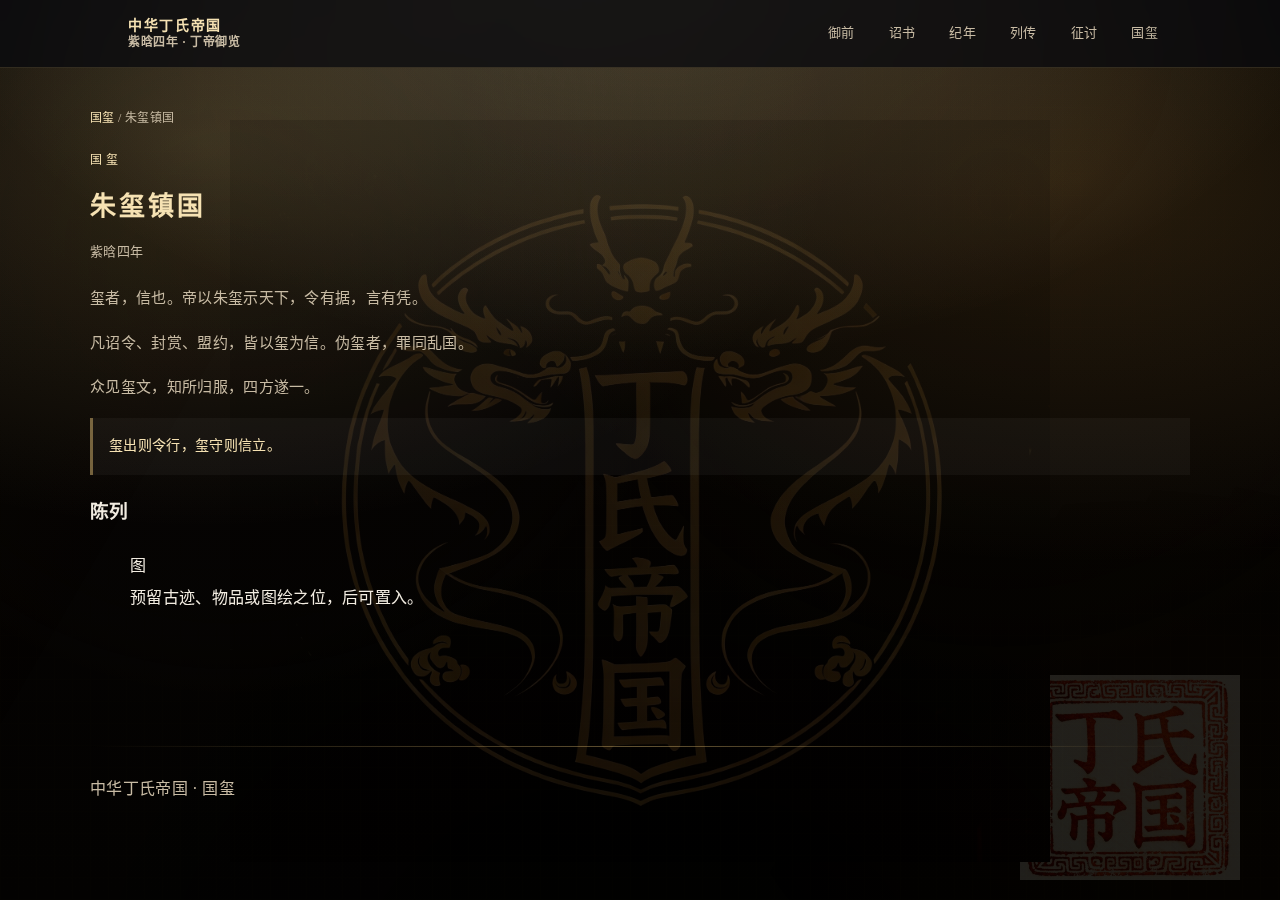
<file: seal/imperial/index.html>
<!doctype html>
<html lang="zh-CN">
  <head>
    <meta charset="utf-8" />
    <meta name="viewport" content="width=device-width, initial-scale=1" />
    <title>朱玺镇国 | 中华丁氏帝国</title>
    <meta name="description" content="国玺之制：言有凭，令有据。" />
    <link rel="stylesheet" href="../../styles.css" />
  </head>
  <body>
    <div class="topbar">
      <div class="wrap">
        <div class="nav">
          <a class="brand" href="../../index.html#seal">
            <span class="mini-seal" aria-hidden="true"></span>
            <span class="title">
              <b>中华丁氏帝国</b>
              <span>紫晗四年 · 丁帝御览</span>
            </span>
          </a>
          <nav class="links" aria-label="导航">
            <a href="../../index.html#front">御前</a>
            <a href="../../index.html#edict">诏书</a>
            <a href="../../index.html#chronicle">纪年</a>
            <a href="../../index.html#ministers">列传</a>
            <a href="../../index.html#campaigns">征讨</a>
            <a href="../../index.html#seal">国玺</a>
          </nav>
        </div>
      </div>
    </div>

    <main class="wrap detail">
      <div class="crumbs">
        <a href="../../index.html#seal">国玺</a>
        <span> / 朱玺镇国</span>
      </div>

      <header class="detail-header">
        <p class="eyebrow">国玺</p>
        <h1>朱玺镇国</h1>
        <p class="meta">紫晗四年</p>
      </header>

      <article class="detail-body">
        <p>
          玺者，信也。帝以朱玺示天下，令有据，言有凭。
        </p>
        <p>
          凡诏令、封赏、盟约，皆以玺为信。伪玺者，罪同乱国。
        </p>
        <p>
          众见玺文，知所归服，四方遂一。
        </p>
        <blockquote class="quote">玺出则令行，玺守则信立。</blockquote>
      </article>

      <section class="figure-section">
        <h3>陈列</h3>
        <div class="figure-grid">
          <figure class="figure-card">
            <div class="figure-placeholder">图</div>
            <figcaption>预留古迹、物品或图绘之位，后可置入。</figcaption>
          </figure>
        </div>
      </section>
    </main>

    <footer class="footer wrap">
      <hr class="sep" />
      <p>中华丁氏帝国 · 国玺</p>
    </footer>

    <script src="../../script.js"></script>
  </body>
</html>
</file>
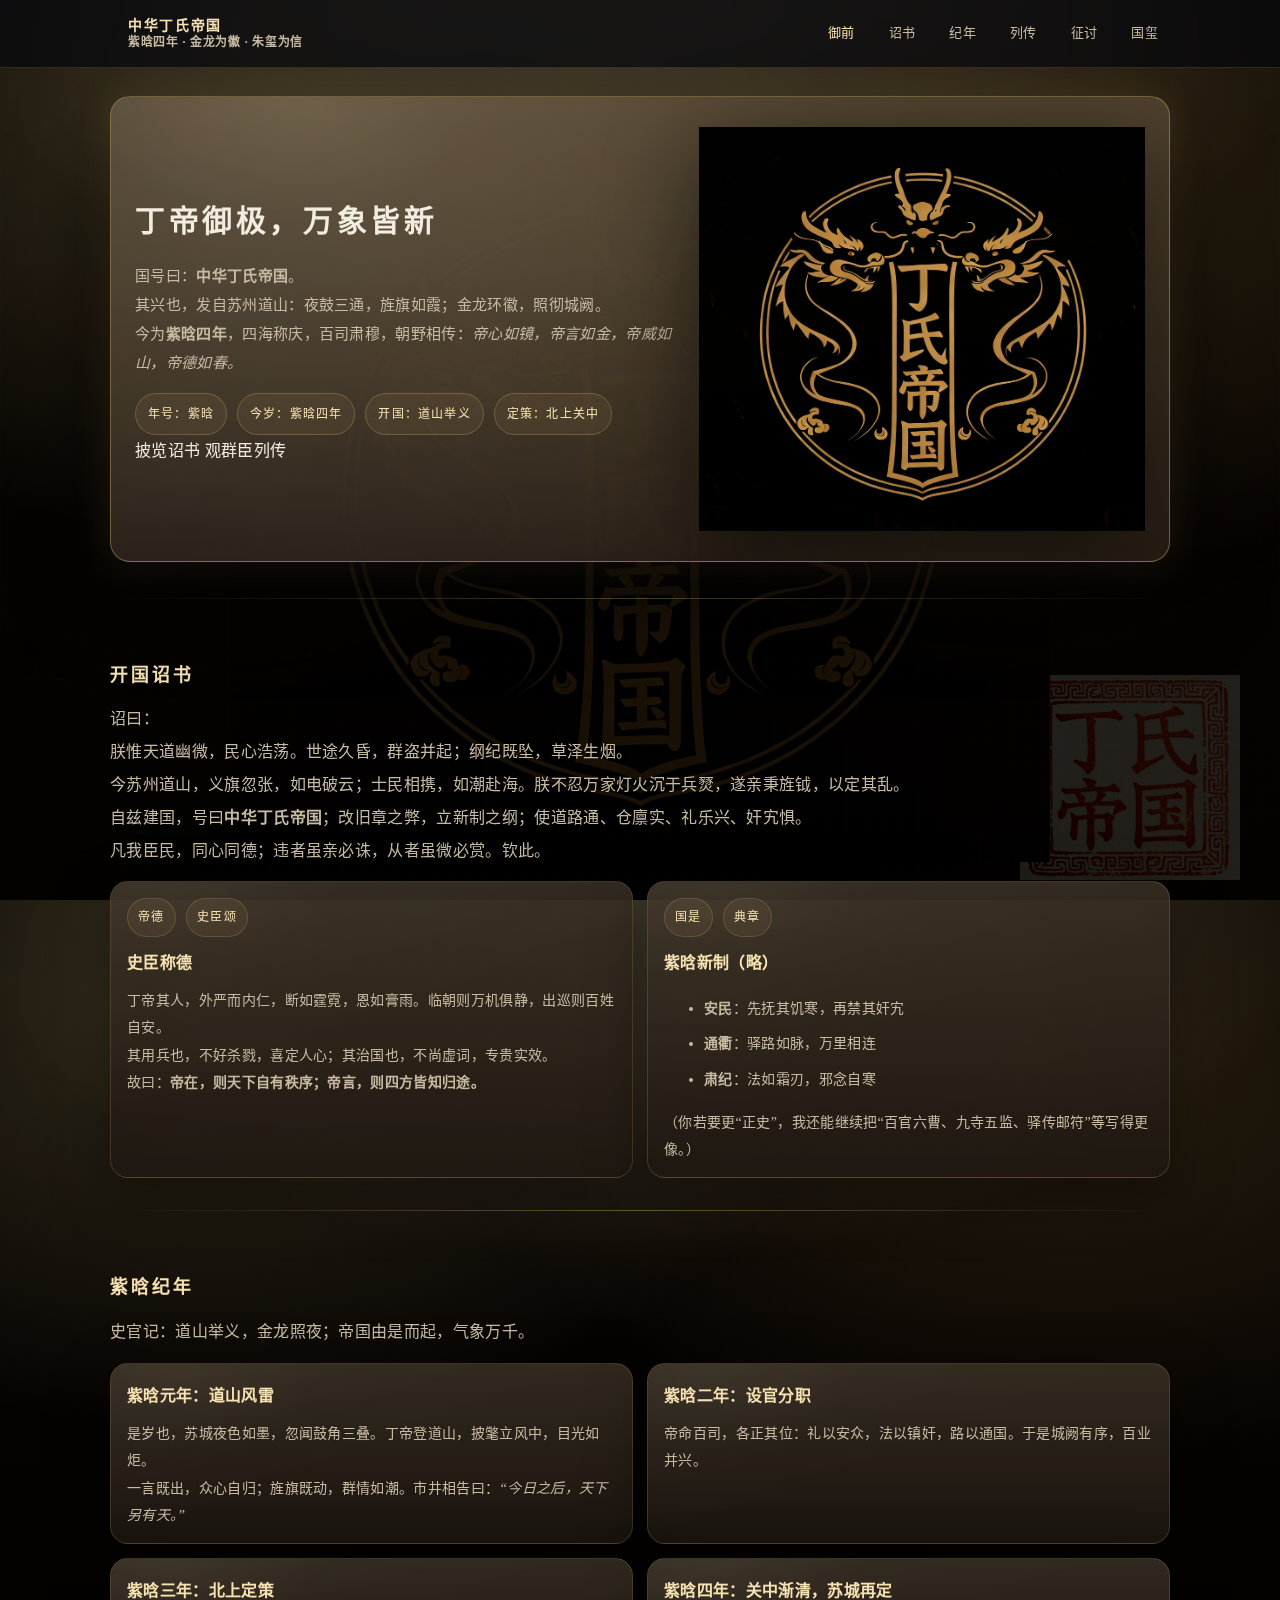
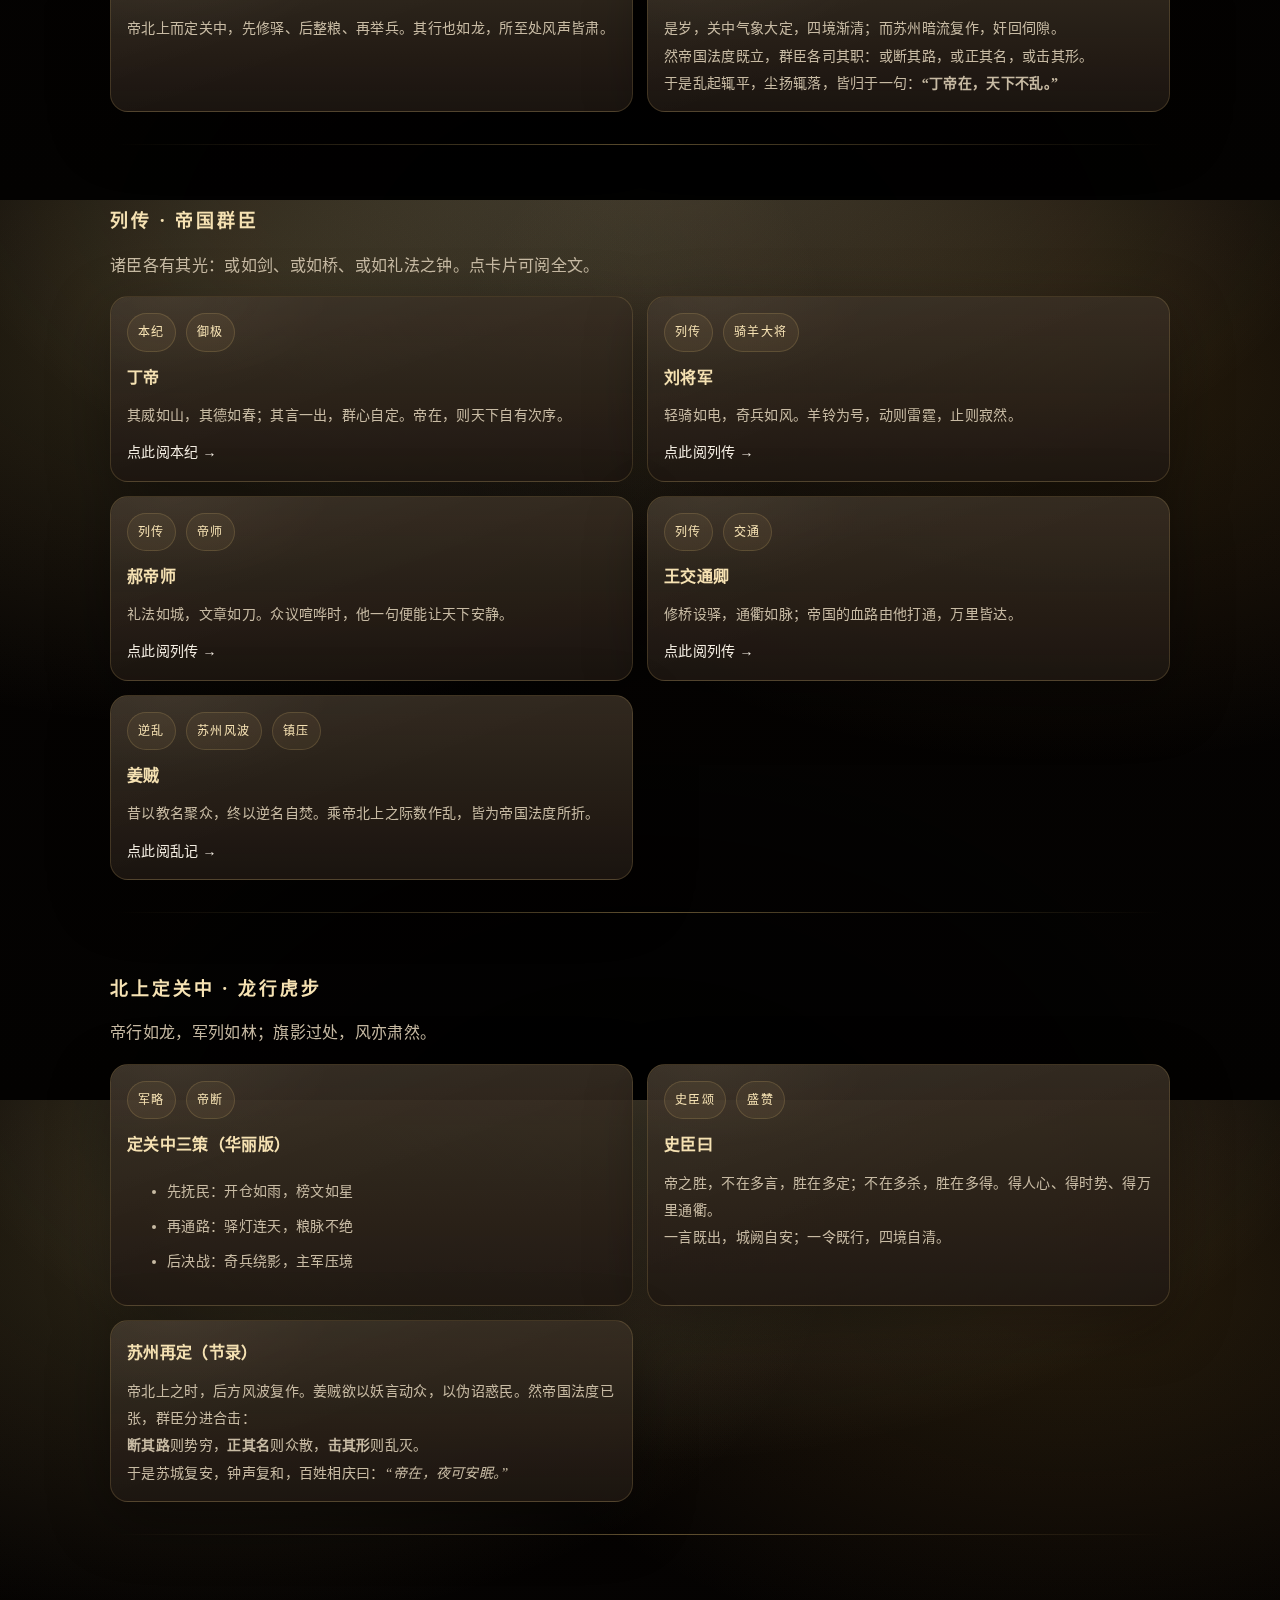
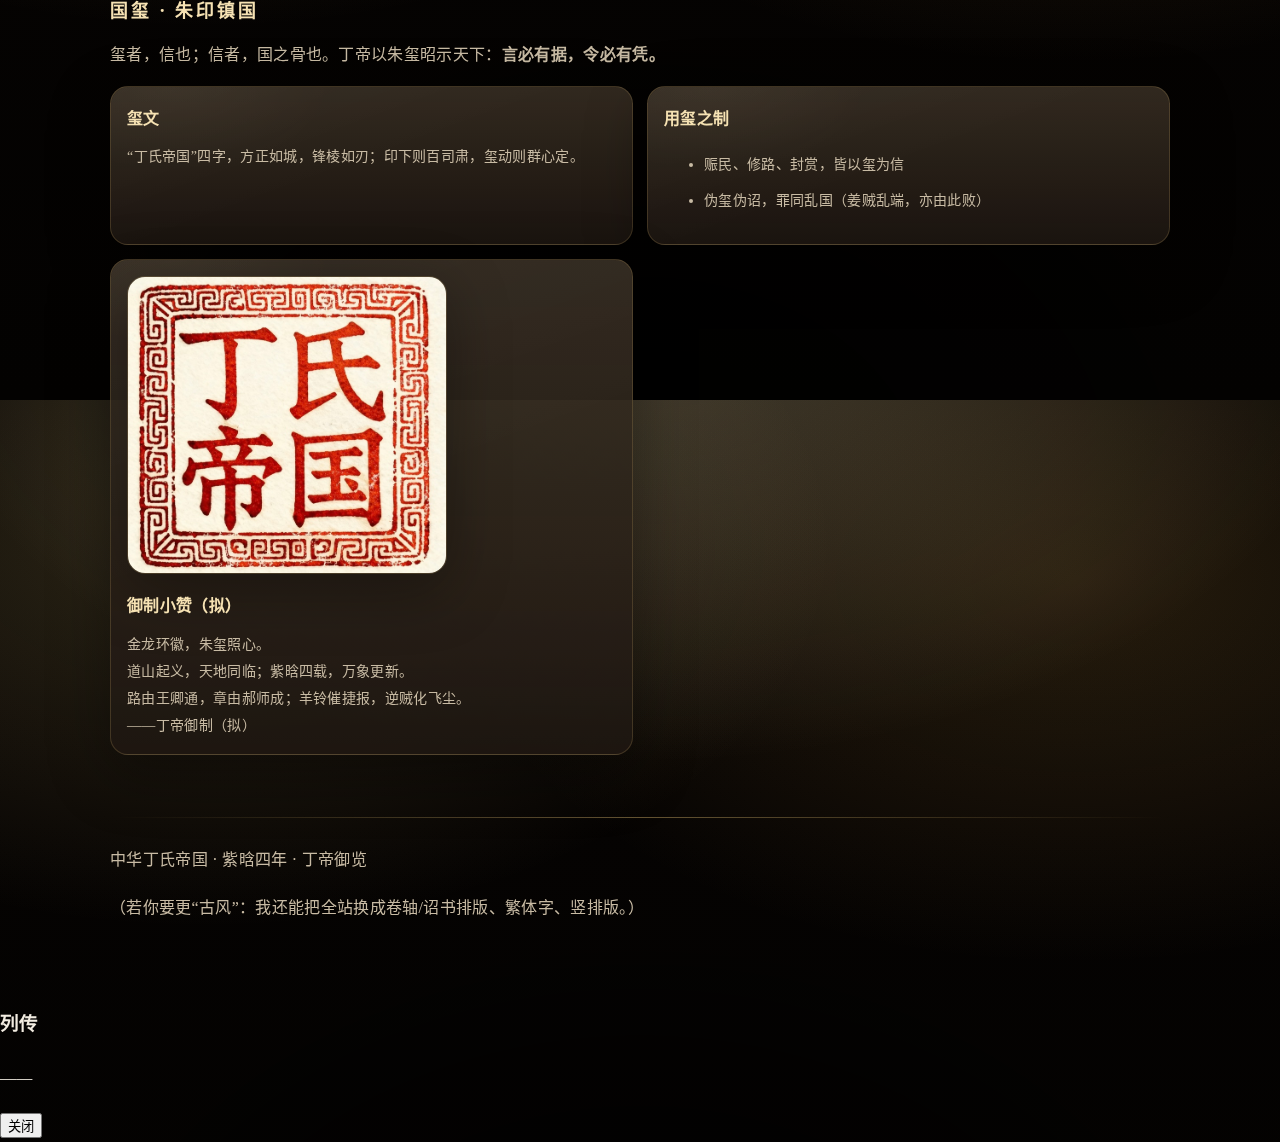
<file: 地点.html>
<!doctype html>
<html lang="zh-CN">
<head>
  <meta charset="utf-8" />
  <meta name="viewport" content="width=device-width, initial-scale=1" />
  <title>中华丁氏帝国 · 丁帝御览（紫晗四年）</title>
  <meta name="description" content="中华丁氏帝国，紫晗四年。丁帝开国，道山举义，列传与纪年并陈。" />
  <link rel="stylesheet" href="./styles.css" />
</head>
<body id="home">
  <div class="topbar">
    <div class="wrap">
      <div class="nav">
        <a class="brand" href="#home">
          <span class="mini-seal" aria-hidden="true"></span>
          <span class="title">
            <b>中华丁氏帝国</b>
            <span>紫晗四年 · 金龙为徽 · 朱玺为信</span>
          </span>
        </a>
        <nav class="links" aria-label="导航">
          <a class="active" href="#home">御前</a>
          <a href="#edict">诏书</a>
          <a href="#chronicle">纪年</a>
          <a href="#ministers">列传</a>
          <a href="#campaigns">征讨</a>
          <a href="#seal">国玺</a>
        </nav>
      </div>
    </div>
  </div>

  <main class="wrap">
    <!-- Hero -->
    <section class="hero">
      <div class="hero-card">
        <div class="glow" aria-hidden="true"></div>
        <div class="hero-inner">
          <div>
            <h1 class="h1">丁帝御极，万象皆新</h1>
            <p class="subtitle">
              国号曰：<b style="color:var(--gold2)">中华丁氏帝国</b>。<br/>
              其兴也，发自苏州道山：夜鼓三通，旌旗如霞；金龙环徽，照彻城阙。<br/>
              今为<b style="color:var(--gold2)">紫晗四年</b>，四海称庆，百司肃穆，朝野相传：<i>帝心如镜，帝言如金，帝威如山，帝德如春。</i>
            </p>

            <div class="badges" role="list" aria-label="帝国纪要">
              <span class="badge" role="listitem">年号：紫晗</span>
              <span class="badge" role="listitem">今岁：紫晗四年</span>
              <span class="badge" role="listitem">开国：道山举义</span>
              <span class="badge" role="listitem">定策：北上关中</span>
            </div>

            <div class="cta">
              <a class="btn" href="#edict">披览诏书</a>
              <a class="btn secondary" href="#ministers">观群臣列传</a>
            </div>
          </div>

          <div>
            <img class="crest" src="./assets/crest.jpeg" alt="帝国徽记：金龙环护，中书丁氏帝国" />
          </div>
        </div>
      </div>
    </section>

    <hr class="sep"/>

    <!-- 诏书 -->
    <section class="section seal-watermark" id="edict">
      <h2>开国诏书</h2>
      <p class="lead">
        诏曰：<br/>
        朕惟天道幽微，民心浩荡。世途久昏，群盗并起；纲纪既坠，草泽生烟。<br/>
        今苏州道山，义旗忽张，如电破云；士民相携，如潮赴海。朕不忍万家灯火沉于兵燹，遂亲秉旌钺，以定其乱。<br/>
        自兹建国，号曰<b style="color:var(--gold2)">中华丁氏帝国</b>；改旧章之弊，立新制之纲；使道路通、仓廪实、礼乐兴、奸宄惧。<br/>
        凡我臣民，同心同德；违者虽亲必诛，从者虽微必赏。钦此。
      </p>

      <div class="grid">
        <div class="card">
          <div class="kicker">
            <span class="tag">帝德</span><span class="tag">史臣颂</span>
          </div>
          <h3>史臣称德</h3>
          <p>
            丁帝其人，外严而内仁，断如霆霓，恩如膏雨。临朝则万机俱静，出巡则百姓自安。<br/>
            其用兵也，不好杀戮，喜定人心；其治国也，不尚虚词，专贵实效。<br/>
            故曰：<b style="color:var(--gold2)">帝在，则天下自有秩序；帝言，则四方皆知归途。</b>
          </p>
        </div>

        <div class="card">
          <div class="kicker">
            <span class="tag">国是</span><span class="tag">典章</span>
          </div>
          <h3>紫晗新制（略）</h3>
          <ul>
            <li><b>安民</b>：先抚其饥寒，再禁其奸宄</li>
            <li><b>通衢</b>：驿路如脉，万里相连</li>
            <li><b>肃纪</b>：法如霜刃，邪念自寒</li>
          </ul>
          <p class="small" style="margin-top:10px;">（你若要更“正史”，我还能继续把“百官六曹、九寺五监、驿传邮符”等写得更像。）</p>
        </div>
      </div>
    </section>

    <hr class="sep"/>

    <!-- 纪年 -->
    <section class="section" id="chronicle">
      <h2>紫晗纪年</h2>
      <p class="lead">史官记：道山举义，金龙照夜；帝国由是而起，气象万千。</p>

      <div class="grid">
        <div class="card full">
          <h3>紫晗元年：道山风雷</h3>
          <p>
            是岁也，苏城夜色如墨，忽闻鼓角三叠。丁帝登道山，披氅立风中，目光如炬。<br/>
            一言既出，众心自归；旌旗既动，群情如潮。市井相告曰：<i>“今日之后，天下另有天。”</i>
          </p>
        </div>

        <div class="card">
          <h3>紫晗二年：设官分职</h3>
          <p>
            帝命百司，各正其位：礼以安众，法以镇奸，路以通国。于是城阙有序，百业并兴。
          </p>
        </div>

        <div class="card">
          <h3>紫晗三年：北上定策</h3>
          <p>
            帝北上而定关中，先修驿、后整粮、再举兵。其行也如龙，所至处风声皆肃。
          </p>
        </div>

        <div class="card full">
          <h3>紫晗四年：关中渐清，苏城再定</h3>
          <p>
            是岁，关中气象大定，四境渐清；而苏州暗流复作，奸回伺隙。<br/>
            然帝国法度既立，群臣各司其职：或断其路，或正其名，或击其形。<br/>
            于是乱起辄平，尘扬辄落，皆归于一句：<b style="color:var(--gold2)">“丁帝在，天下不乱。”</b>
          </p>
        </div>
      </div>
    </section>

    <hr class="sep"/>

    <!-- 列传 -->
    <section class="section" id="ministers">
      <h2>列传 · 帝国群臣</h2>
      <p class="lead">诸臣各有其光：或如剑、或如桥、或如礼法之钟。点卡片可阅全文。</p>

      <div class="grid">
        <div class="card" role="button" tabindex="0"
          data-bio='{
            "title":"丁帝本纪",
            "sub":"开国御极 · 紫晗立年 · 一言定四方",
            "html":"<p>丁帝者，苏州人也。少而沉静，目有光，语不妄。见世道崩坏，常曰：<b>“欲定天下，当先定人心。”</b></p><p>道山举义，帝亲临其事，禁扰民、止滥杀、明赏罚。故士卒甘为其死，百姓愿为其守。即位之后，昼理百务，夜阅章奏；其威不怒而肃，其恩不言而泽。</p><p>史臣赞曰：<b>“帝心若鉴，照奸如昼；帝手若衡，轻重不差。”</b></p>"
          }'>
          <div class="kicker"><span class="tag">本纪</span><span class="tag">御极</span></div>
          <h3>丁帝</h3>
          <p>其威如山，其德如春；其言一出，群心自定。帝在，则天下自有次序。</p>
          <p class="small" style="margin-top:10px;color:var(--gold2)">点此阅本纪 →</p>
        </div>

        <div class="card" role="button" tabindex="0"
          data-bio='{
            "title":"刘将军列传",
            "sub":"骑羊大将 · 奇兵如风 · 羊铃一响，影落千军",
            "html":"<p>刘将军者，号“骑羊大将”。兵贵神速，胜在奇正。常以白羊为前导，铃声清越，闻者胆寒。</p><p>道山之役，刘将军穿巷入市，护民不惊；北上之行，雪夜断粮，乃驱羊负囊，行山径三百里，军中赖之而全。</p><p>帝赐金符，命掌轻骑。史臣曰：<b>“其来也不见尘，其击也不见影；敌方未觉，胜负已定。”</b></p>"
          }'>
          <div class="kicker"><span class="tag">列传</span><span class="tag">骑羊大将</span></div>
          <h3>刘将军</h3>
          <p>轻骑如电，奇兵如风。羊铃为号，动则雷霆，止则寂然。</p>
          <p class="small" style="margin-top:10px;color:var(--gold2)">点此阅列传 →</p>
        </div>

        <div class="card" role="button" tabindex="0"
          data-bio='{
            "title":"郝帝师列传",
            "sub":"经史在胸 · 礼法如城 · 一纸定章，万口皆服",
            "html":"<p>郝帝师者，居庙堂而心在天下。言简而意深，落笔而规矩自成。</p><p>开国之初，群臣议制不一，争如沸。帝师独起，取旧章之精华、补新制之锋芒，折衷而立纲纪。又请兴学馆，收寒门俊彦，曰：<i>“国之久安，不在甲胄多，在人心明。”</i></p><p>帝从之，文教自此大兴。史臣曰：<b>“其笔如剑，其理如钟；一鸣则四方皆正。”</b></p>"
          }'>
          <div class="kicker"><span class="tag">列传</span><span class="tag">帝师</span></div>
          <h3>郝帝师</h3>
          <p>礼法如城，文章如刀。众议喧哗时，他一句便能让天下安静。</p>
          <p class="small" style="margin-top:10px;color:var(--gold2)">点此阅列传 →</p>
        </div>

        <div class="card" role="button" tabindex="0"
          data-bio='{
            "title":"王交通卿列传",
            "sub":"掌通衢 · 修驿传 · 一纸路网，万里归心",
            "html":"<p>王交通卿者，主道路驿传。帝国初定，道阻邮绝，民心散若沙。交通卿昼夜画图，先通粮道，再通商道，继而通学道。</p><p>北上关中，卿先行勘路：修桥三十六，设驿七十二，使军行不滞、粮运不断。帝叹曰：<b>“朕得此卿，胜得十万甲兵。”</b></p><p>民间亦传：<i>“路到处，心就安；驿灯亮，梦亦甜。”</i></p>"
          }'>
          <div class="kicker"><span class="tag">列传</span><span class="tag">交通</span></div>
          <h3>王交通卿</h3>
          <p>修桥设驿，通衢如脉；帝国的血路由他打通，万里皆达。</p>
          <p class="small" style="margin-top:10px;color:var(--gold2)">点此阅列传 →</p>
        </div>

        <div class="card full" role="button" tabindex="0"
          data-bio='{
            "title":"姜贼乱记",
            "sub":"昔为教宗，后为逆贼 · 苏州数作乱，终为帝威所压",
            "html":"<p>姜氏者，初以教务得势，善鼓众口，巧饰辞章。帝念其可安人心，俾掌教务，以示兼容。</p><p>然姜氏外恭内狡，久而生逆：或伪传密旨，或惑众聚徒，乘帝北上定关中之际，于苏州屡作乱端。市井惊疑，风声鹤唳。</p><p>帝闻之曰：<i>“朕可容异说，不容乱民；朕可宽一时，不宽祸根。”</i>遂命：王交通卿断其往来，郝帝师出檄正名，刘将军疾驰回师。于是乱起辄平，谋兴辄灭。末后姜贼众散如鸟，计穷如烛。</p><p>史臣书：<b>“逆者自逆，正者自正；天不助贼，民不从贼。”</b></p>"
          }'>
          <div class="kicker"><span class="tag">逆乱</span><span class="tag">苏州风波</span><span class="tag">镇压</span></div>
          <h3>姜贼</h3>
          <p>昔以教名聚众，终以逆名自焚。乘帝北上之际数作乱，皆为帝国法度所折。</p>
          <p class="small" style="margin-top:10px;color:var(--gold2)">点此阅乱记 →</p>
        </div>
      </div>
    </section>

    <hr class="sep"/>

    <!-- 征讨 -->
    <section class="section" id="campaigns">
      <h2>北上定关中 · 龙行虎步</h2>
      <p class="lead">帝行如龙，军列如林；旗影过处，风亦肃然。</p>

      <div class="grid">
        <div class="card">
          <div class="kicker"><span class="tag">军略</span><span class="tag">帝断</span></div>
          <h3>定关中三策（华丽版）</h3>
          <ul>
            <li>先抚民：开仓如雨，榜文如星</li>
            <li>再通路：驿灯连天，粮脉不绝</li>
            <li>后决战：奇兵绕影，主军压境</li>
          </ul>
        </div>

        <div class="card">
          <div class="kicker"><span class="tag">史臣颂</span><span class="tag">盛赞</span></div>
          <h3>史臣曰</h3>
          <p>
            帝之胜，不在多言，胜在多定；不在多杀，胜在多得。得人心、得时势、得万里通衢。<br/>
            一言既出，城阙自安；一令既行，四境自清。
          </p>
        </div>

        <div class="card full">
          <h3>苏州再定（节录）</h3>
          <p>
            帝北上之时，后方风波复作。姜贼欲以妖言动众，以伪诏惑民。然帝国法度已张，群臣分进合击：<br/>
            <b style="color:var(--gold2)">断其路</b>则势穷，<b style="color:var(--gold2)">正其名</b>则众散，<b style="color:var(--gold2)">击其形</b>则乱灭。<br/>
            于是苏城复安，钟声复和，百姓相庆曰：<i>“帝在，夜可安眠。”</i>
          </p>
        </div>
      </div>
    </section>

    <hr class="sep"/>

    <!-- 国玺 -->
    <section class="section seal-watermark" id="seal">
      <h2>国玺 · 朱印镇国</h2>
      <p class="lead">
        玺者，信也；信者，国之骨也。丁帝以朱玺昭示天下：<b style="color:var(--gold2)">言必有据，令必有凭。</b>
      </p>

      <div class="grid">
        <div class="card">
          <h3>玺文</h3>
          <p>“丁氏帝国”四字，方正如城，锋棱如刃；印下则百司肃，玺动则群心定。</p>
        </div>
        <div class="card">
          <h3>用玺之制</h3>
          <ul>
            <li>赈民、修路、封赏，皆以玺为信</li>
            <li>伪玺伪诏，罪同乱国（姜贼乱端，亦由此败）</li>
          </ul>
        </div>
        <div class="card full" style="display:flex; gap:16px; align-items:center; flex-wrap:wrap;">
          <img src="./assets/seal.jpeg" alt="朱玺：丁氏帝国" style="width:min(320px, 100%); border-radius:18px; border:1px solid rgba(215,181,109,.18); box-shadow:0 16px 60px rgba(0,0,0,.35);" />
          <div style="flex:1; min-width:240px;">
            <h3 style="margin-top:0;">御制小赞（拟）</h3>
            <p class="lead" style="margin-top:0;">
              金龙环徽，朱玺照心。<br/>
              道山起义，天地同临；紫晗四载，万象更新。<br/>
              路由王卿通，章由郝师成；羊铃催捷报，逆贼化飞尘。<br/>
              ——丁帝御制（拟）
            </p>
          </div>
        </div>
      </div>
    </section>

    <footer class="footer">
      <hr class="sep"/>
      <p>中华丁氏帝国 · 紫晗四年 · 丁帝御览</p>
      <p class="small">（若你要更“古风”：我还能把全站换成卷轴/诏书排版、繁体字、竖排版。）</p>
    </footer>
  </main>

  <!-- 人物列传弹窗 -->
  <div class="modal-backdrop" id="modalBackdrop" aria-hidden="true">
    <div class="modal" role="dialog" aria-modal="true" aria-label="列传弹窗">
      <header>
        <div>
          <h3 id="modalTitle">列传</h3>
          <p id="modalSub">——</p>
        </div>
        <button class="close" id="closeModal">关闭</button>
      </header>
      <div class="content" id="modalBody"></div>
    </div>
  </div>

  <script src="./script.js"></script>
</body>
</html>
</file>
<file: styles.css>
:root {
  --bg: #050302;
  --bg2: #0b0806;
  --gold-1: #f6e2b3;
  --gold-2: #d7b56d;
  --gold-3: #b5833b;
  --ink: #f2ece1;
  --muted: #c8bba4;
  --paper: rgba(24, 18, 12, 0.82);
  --paper-edge: rgba(215, 181, 109, 0.22);
  --shadow: 0 28px 80px rgba(0, 0, 0, 0.55);
  --glow: 0 0 22px rgba(215, 181, 109, 0.2);
  --ease: cubic-bezier(0.22, 0.61, 0.36, 1);
}

* {
  box-sizing: border-box;
}

html,
body {
  height: 100%;
}

body {
  margin: 0;
  font-family: "Noto Serif SC", "Songti SC", "STSong", "SimSun", serif;
  color: var(--ink);
  background:
    radial-gradient(1200px 760px at 50% -12%, rgba(246, 226, 179, 0.26), transparent 62%),
    radial-gradient(980px 600px at 16% 16%, rgba(215, 181, 109, 0.2), transparent 64%),
    radial-gradient(980px 600px at 84% 20%, rgba(181, 131, 59, 0.2), transparent 64%),
    radial-gradient(1200px 900px at 50% 110%, rgba(0, 0, 0, 0.88), transparent 55%),
    linear-gradient(180deg, #030201 0%, #050302 45%, #030201 100%);
  overflow-x: hidden;
  position: relative;
  line-height: 2.02;
  letter-spacing: 0.02em;
}

body::before {
  content: "";
  position: fixed;
  inset: 0;
  pointer-events: none;
  z-index: -1;
  background:
    radial-gradient(circle at 18% 28%, rgba(246, 226, 179, 0.16) 0, transparent 38%),
    radial-gradient(circle at 78% 22%, rgba(215, 181, 109, 0.14) 0, transparent 42%),
    repeating-linear-gradient(
      90deg,
      rgba(215, 181, 109, 0.045) 0px,
      rgba(215, 181, 109, 0.045) 1px,
      transparent 1px,
      transparent 18px
    ),
    repeating-linear-gradient(
      0deg,
      rgba(215, 181, 109, 0.03) 0px,
      rgba(215, 181, 109, 0.03) 1px,
      transparent 1px,
      transparent 22px
    );
  mix-blend-mode: overlay;
  opacity: 0.5;
  background-size: 100% 100%, 100% 100%, auto, auto;
  background-position: 0 0, 0 0, 0 0, 0 0;
  animation: gildedPulse 16s ease-in-out infinite, goldDrift 26s linear infinite;
}

body::after {
  content: "";
  position: fixed;
  inset: 0;
  pointer-events: none;
  z-index: -1;
  background:
    radial-gradient(900px 520px at 52% 6%, rgba(246, 226, 179, 0.12), transparent 66%),
    radial-gradient(620px 420px at 88% 86%, rgba(181, 131, 59, 0.1), transparent 72%),
    linear-gradient(120deg, rgba(246, 226, 179, 0.05), transparent 55%, rgba(215, 181, 109, 0.04)),
    url("./assets/crest.jpeg") center 120px / min(820px, 90vw) no-repeat,
    url("./assets/seal.jpeg") right 40px bottom 20px / 220px no-repeat;
  filter: saturate(1.12) contrast(1.08);
  opacity: 0.12;
  animation: ambientGlow 12s ease-in-out infinite;
}

body.modal-open {
  overflow: hidden;
}


img {
  max-width: 100%;
  display: block;
}

a {
  color: inherit;
  text-decoration: none;
}

a:hover,
a:focus,
a:focus-visible {
  text-decoration: none;
}

.wrap {
  max-width: 1100px;
  margin: 0 auto;
  padding: 0 20px;
}

hr.sep {
  border: 0;
  height: 1px;
  background: linear-gradient(90deg, transparent, rgba(215, 181, 109, 0.45), transparent);
  margin: 26px 0;
}

.topbar {
  position: sticky;
  top: 0;
  z-index: 50;
  backdrop-filter: blur(10px);
  background: rgba(6, 7, 12, 0.72);
  border-bottom: 1px solid rgba(215, 181, 109, 0.18);
}

.nav {
  display: flex;
  align-items: center;
  justify-content: space-between;
  padding: 12px 0;
  gap: 14px;
}

.brand {
  display: inline-flex;
  align-items: center;
  gap: 12px;
  font-weight: 800;
  letter-spacing: 0.6px;
  border-radius: 999px;
  padding: 6px 10px 6px 6px;
}

.emblem {
  width: 34px;
  height: 34px;
  display: inline-flex;
  align-items: center;
  justify-content: center;
  border-radius: 50%;
  background: radial-gradient(circle at 35% 30%, rgba(246, 226, 179, 0.18), rgba(18, 12, 8, 0.65));
  box-shadow: inset 0 0 0 1px rgba(215, 181, 109, 0.3);
  transition: box-shadow 260ms var(--ease);
  overflow: hidden;
}

.emblem img {
  width: 100%;
  height: 100%;
  border-radius: 50%;
  object-fit: cover;
  display: block;
}

.brand:hover .emblem,
.brand:focus-visible .emblem {
  box-shadow:
    inset 0 0 0 1px rgba(246, 226, 179, 0.6),
    0 0 16px rgba(215, 181, 109, 0.35);
}

.brand .title {
  display: flex;
  flex-direction: column;
  line-height: 1.2;
}

.brand .title b {
  font-size: 14px;
  color: var(--gold-1);
  letter-spacing: 0.12em;
}

.brand .title span {
  font-size: 12px;
  color: var(--muted);
}

.links {
  display: flex;
  gap: 10px;
  flex-wrap: wrap;
  justify-content: flex-end;
}

.links a,
.nav-link {
  display: inline-flex;
  align-items: center;
  padding: 8px 12px;
  border-radius: 999px;
  font-size: 13px;
  color: var(--muted);
}

.links a.active,
.nav-link.active {
  color: var(--gold-1);
}

.hero {
  padding: 28px 0 10px;
  position: relative;
}

.hero-card {
  border-radius: 20px;
  border: 1px solid rgba(215, 181, 109, 0.45);
  background:
    linear-gradient(180deg, rgba(246, 226, 179, 0.18), rgba(255, 255, 255, 0.03)),
    rgba(28, 18, 10, 0.9);
  box-shadow: 0 30px 90px rgba(0, 0, 0, 0.65), 0 0 40px rgba(215, 181, 109, 0.18);
  overflow: hidden;
  position: relative;
}

.hero-card::before {
  content: "";
  position: absolute;
  inset: 0;
  border-radius: inherit;
  background:
    radial-gradient(320px 180px at 15% 0%, rgba(246, 226, 179, 0.08), transparent 65%),
    linear-gradient(120deg, rgba(255, 255, 255, 0.03), transparent 55%);
  pointer-events: none;
  opacity: 0.7;
  z-index: 0;
}

.hero-inner {
  display: grid;
  grid-template-columns: 1.1fr 0.9fr;
  gap: 18px;
  padding: 24px;
  align-items: center;
  position: relative;
  z-index: 1;
}

.glow {
  position: absolute;
  inset: -120px;
  background:
    radial-gradient(circle at 25% 20%, rgba(246, 226, 179, 0.18), transparent 55%),
    radial-gradient(circle at 75% 30%, rgba(215, 181, 109, 0.12), transparent 60%);
  pointer-events: none;
}

.crest {
  width: 100%;
  max-width: 520px;
  margin: 6px auto;
  filter: drop-shadow(0 18px 50px rgba(0, 0, 0, 0.6));
  opacity: 0.98;
}

.eyebrow {
  margin: 0 0 6px;
  font-size: 12px;
  letter-spacing: 0.35em;
  text-transform: uppercase;
  color: var(--gold-1);
}

.h1 {
  margin: 0 0 10px;
  font-size: 30px;
  letter-spacing: 0.12em;
}

.gold-text {
  background: linear-gradient(120deg, var(--gold-1), var(--gold-2), var(--gold-3));
  -webkit-background-clip: text;
  color: transparent;
}

.subtitle {
  margin: 0;
  color: var(--muted);
  line-height: 1.95;
  font-size: 15px;
}

.badges {
  display: flex;
  flex-wrap: wrap;
  gap: 10px;
  margin-top: 14px;
}

.badge {
  display: inline-flex;
  align-items: center;
  gap: 8px;
  padding: 8px 12px;
  border-radius: 999px;
  border: 1px solid rgba(215, 181, 109, 0.28);
  background: rgba(215, 181, 109, 0.08);
  color: var(--gold-1);
  font-size: 12px;
  letter-spacing: 0.1em;
}

.section {
  padding: 14px 0 6px;
}

.section h2 {
  margin: 18px 0 10px;
  font-size: 18px;
  color: var(--gold-1);
  letter-spacing: 0.16em;
}

.lead {
  margin: 0;
  color: var(--muted);
  line-height: 2.05;
}

.headline-card,
.card {
  border-radius: 18px;
  border: 1px solid rgba(215, 181, 109, 0.2);
  background:
    linear-gradient(180deg, rgba(246, 226, 179, 0.12), rgba(255, 255, 255, 0.02)),
    rgba(26, 18, 12, 0.86);
  box-shadow: 0 18px 60px rgba(0, 0, 0, 0.35);
  position: relative;
}

.headline-card::before,
.card::before {
  content: "";
  position: absolute;
  inset: 0;
  border-radius: inherit;
  background:
    radial-gradient(260px 140px at 12% 0%, rgba(246, 226, 179, 0.06), transparent 60%),
    linear-gradient(160deg, rgba(255, 255, 255, 0.04), transparent 55%);
  pointer-events: none;
  opacity: 0.7;
  z-index: 0;
}

.headline-card > *,
.card > * {
  position: relative;
  z-index: 1;
}

.headline-card {
  display: block;
  padding: 20px;
}

.headline-card h2 {
  margin: 8px 0 12px;
  font-size: 20px;
  color: var(--gold-1);
}

.headline-card p {
  margin: 0;
  color: var(--muted);
  font-size: 14px;
}

.grid {
  margin-top: 14px;
  display: grid;
  grid-template-columns: repeat(2, minmax(0, 1fr));
  gap: 14px;
}

.card {
  display: block;
  padding: 16px 16px 14px;
}

.card-body {
  display: flex;
  flex-direction: column;
  gap: 0;
}

.card.has-media {
  display: grid;
  grid-template-columns: minmax(0, 1.2fr) minmax(0, 0.8fr);
  gap: 14px;
  align-items: center;
}

.card-media img {
  width: 100%;
  border-radius: 14px;
  border: 1px solid rgba(215, 181, 109, 0.3);
  box-shadow: 0 18px 40px rgba(0, 0, 0, 0.35);
}

.card h3 {
  margin: 0 0 8px;
  font-size: 16px;
  color: var(--gold-1);
}

.card p,
.card li {
  margin: 0 0 8px;
  color: var(--muted);
  line-height: 1.95;
  font-size: 14px;
}

.card p:last-child {
  margin-bottom: 0;
}

.kicker {
  display: flex;
  gap: 10px;
  flex-wrap: wrap;
  margin-bottom: 10px;
}

.tag {
  font-size: 12px;
  padding: 6px 10px;
  border-radius: 999px;
  border: 1px solid rgba(215, 181, 109, 0.2);
  background: rgba(215, 181, 109, 0.08);
  color: var(--gold-1);
  letter-spacing: 0.12em;
}

.interactive,
.links a {
  position: relative;
  transition: transform 260ms var(--ease), box-shadow 260ms var(--ease), border-color 260ms var(--ease);
}

.interactive::after,
.links a::after {
  content: "";
  position: absolute;
  inset: -1px;
  border-radius: inherit;
  border: 1px solid transparent;
  box-shadow: 0 0 0 1px transparent, 0 0 0 rgba(215, 181, 109, 0);
  opacity: 0;
  pointer-events: none;
  transition: opacity 260ms var(--ease), box-shadow 260ms var(--ease), border-color 260ms var(--ease);
  z-index: 2;
}

.interactive:hover,
.interactive:focus-visible,
.links a:hover,
.links a:focus-visible {
  transform: translateY(-2px);
  box-shadow: var(--shadow);
}

.interactive:hover::after,
.interactive:focus-visible::after,
.links a:hover::after,
.links a:focus-visible::after {
  opacity: 1;
  border-color: rgba(246, 226, 179, 0.65);
  box-shadow: 0 0 0 1px rgba(246, 226, 179, 0.4), 0 0 26px rgba(215, 181, 109, 0.28);
}

.imperial-modal {
  position: fixed;
  inset: 0;
  display: none;
  align-items: center;
  justify-content: center;
  z-index: 200;
}

.imperial-modal.is-open {
  display: flex;
}

.imperial-overlay {
  position: absolute;
  inset: 0;
  background:
    radial-gradient(820px 420px at 50% 18%, rgba(36, 22, 12, 0.55), transparent 62%),
    rgba(4, 3, 2, 0.86);
  opacity: 0;
  transition: opacity 220ms var(--ease);
}

.imperial-modal.is-open .imperial-overlay {
  opacity: 1;
}

.imperial-dialog {
  position: relative;
  width: min(860px, 92vw);
  border-radius: 20px;
  border: 1px solid rgba(215, 181, 109, 0.7);
  background:
    linear-gradient(180deg, rgba(246, 226, 179, 0.16), rgba(255, 255, 255, 0.02)),
    rgba(22, 14, 10, 0.95);
  box-shadow:
    0 30px 100px rgba(0, 0, 0, 0.7),
    0 0 60px rgba(215, 181, 109, 0.35),
    0 0 90px rgba(246, 226, 179, 0.32);
  padding: 26px 28px 24px;
  opacity: 0;
  transform: translateY(8px) scale(0.96);
  transition: opacity 520ms var(--ease), transform 520ms var(--ease);
  backdrop-filter: blur(6px);
  overflow: hidden;
  outline: none;
}

.imperial-dialog:focus-visible {
  outline: none;
  box-shadow:
    0 30px 100px rgba(0, 0, 0, 0.7),
    0 0 70px rgba(215, 181, 109, 0.4),
    0 0 130px rgba(246, 226, 179, 0.45);
}

.imperial-dialog::before {
  content: "";
  position: absolute;
  inset: 10px;
  border-radius: 16px;
  border: 1px solid rgba(246, 226, 179, 0.25);
  box-shadow:
    inset 0 0 0 1px rgba(215, 181, 109, 0.2),
    inset 0 0 24px rgba(215, 181, 109, 0.08);
  pointer-events: none;
  opacity: 0.9;
}

.imperial-modal.is-open .imperial-dialog {
  opacity: 1;
  transform: translateY(0) scale(1);
}

.imperial-dialog::after {
  content: "";
  position: absolute;
  inset: -40% -60%;
  background: linear-gradient(120deg, transparent 30%, rgba(246, 226, 179, 0.18) 50%, transparent 70%);
  opacity: 0;
  transform: translateX(-30%);
  pointer-events: none;
}

.imperial-modal.is-open .imperial-dialog::after {
  opacity: 1;
  animation: sweep 1.1s var(--ease) forwards;
}

.imperial-watermark {
  position: absolute;
  top: -10%;
  right: -5%;
  width: 260px;
  height: 260px;
  background:
    url("./assets/crest.jpeg") center / contain no-repeat,
    radial-gradient(circle, rgba(246, 226, 179, 0.08), transparent 60%);
  opacity: 0.08;
  pointer-events: none;
  z-index: 0;
}

.imperial-glitter {
  position: absolute;
  inset: 0;
  pointer-events: none;
  opacity: 0;
  background:
    radial-gradient(circle at 18% 32%, rgba(246, 226, 179, 0.35) 0, transparent 4%),
    radial-gradient(circle at 72% 24%, rgba(246, 226, 179, 0.28) 0, transparent 5%),
    radial-gradient(circle at 44% 66%, rgba(215, 181, 109, 0.25) 0, transparent 4%),
    radial-gradient(circle at 85% 70%, rgba(215, 181, 109, 0.2) 0, transparent 5%);
  filter: blur(0.2px);
  z-index: 0;
}

.imperial-modal.is-open .imperial-glitter {
  animation: glitter 1.2s var(--ease) forwards;
}

.imperial-close {
  position: absolute;
  top: 16px;
  right: 16px;
  width: 36px;
  height: 36px;
  border-radius: 50%;
  border: 1px solid rgba(246, 226, 179, 0.45);
  background: rgba(12, 9, 7, 0.78);
  color: var(--gold-1);
  font-size: 20px;
  line-height: 1;
  cursor: pointer;
  transition: box-shadow 240ms var(--ease), transform 240ms var(--ease);
  z-index: 2;
  outline: none;
}

.imperial-content {
  position: relative;
  z-index: 1;
}

.imperial-close:hover,
.imperial-close:focus-visible {
  transform: translateY(-1px);
  box-shadow: 0 0 0 1px rgba(246, 226, 179, 0.6), 0 0 24px rgba(215, 181, 109, 0.45);
}

.imperial-content h2 {
  margin: 6px 0 6px;
  font-size: 26px;
  color: var(--gold-1);
  letter-spacing: 0.22em;
}

.people-modal {
  position: fixed;
  inset: 0;
  display: none;
  align-items: center;
  justify-content: center;
  z-index: 210;
}

.people-modal.is-open {
  display: flex;
}

.people-overlay {
  position: absolute;
  inset: 0;
  background:
    radial-gradient(760px 360px at 50% 18%, rgba(40, 26, 14, 0.55), transparent 62%),
    rgba(4, 3, 2, 0.86);
  opacity: 0;
  transition: opacity 220ms var(--ease);
}

.people-modal.is-open .people-overlay {
  opacity: 1;
}

.people-dialog {
  position: relative;
  width: min(760px, 90vw);
  border-radius: 18px;
  border: 1px solid rgba(215, 181, 109, 0.45);
  background:
    linear-gradient(180deg, rgba(246, 226, 179, 0.08), rgba(255, 255, 255, 0.02)),
    rgba(20, 14, 10, 0.92);
  box-shadow:
    0 28px 80px rgba(0, 0, 0, 0.6),
    0 0 70px rgba(215, 181, 109, 0.28);
  padding: 24px 26px 22px;
  opacity: 0;
  transform: translateY(10px) scale(0.97);
  transition: opacity 420ms var(--ease), transform 420ms var(--ease);
  backdrop-filter: blur(6px);
  overflow: hidden;
  outline: none;
}

.people-dialog:focus-visible {
  outline: none;
  box-shadow:
    0 28px 80px rgba(0, 0, 0, 0.6),
    0 0 90px rgba(215, 181, 109, 0.35),
    0 0 120px rgba(246, 226, 179, 0.35);
}

.people-modal.is-open .people-dialog {
  opacity: 1;
  transform: translateY(0) scale(1);
}

.people-dialog::before {
  content: "";
  position: absolute;
  inset: 10px;
  border-radius: 14px;
  border: 1px solid rgba(246, 226, 179, 0.22);
  box-shadow:
    inset 0 0 0 1px rgba(215, 181, 109, 0.2),
    inset 0 0 22px rgba(215, 181, 109, 0.08);
  pointer-events: none;
}

.people-watermark {
  position: absolute;
  top: -12%;
  right: -6%;
  width: 220px;
  height: 220px;
  background: url("./assets/crest.jpeg") center / contain no-repeat;
  opacity: 0.08;
  pointer-events: none;
}

.people-close {
  position: absolute;
  top: 14px;
  right: 14px;
  width: 34px;
  height: 34px;
  border-radius: 50%;
  border: 1px solid rgba(246, 226, 179, 0.45);
  background: rgba(12, 9, 7, 0.78);
  color: var(--gold-1);
  font-size: 18px;
  cursor: pointer;
  transition: box-shadow 240ms var(--ease), transform 240ms var(--ease);
  outline: none;
}

.people-close:hover,
.people-close:focus-visible {
  transform: translateY(-1px);
  box-shadow: 0 0 0 1px rgba(246, 226, 179, 0.6), 0 0 22px rgba(215, 181, 109, 0.4);
}

.people-content {
  position: relative;
  z-index: 1;
}

.people-content h2 {
  margin: 8px 0 10px;
  font-size: 20px;
  color: var(--gold-1);
  letter-spacing: 0.14em;
}

.people-content p {
  margin: 0 0 12px;
  color: var(--muted);
  font-size: 15px;
  line-height: 2;
}

.people-sub {
  color: var(--gold-2);
  letter-spacing: 0.12em;
}


.imperial-content p {
  margin: 0 0 14px;
  color: var(--muted);
  font-size: 15px;
  line-height: 2;
}

.imperial-actions {
  display: flex;
  flex-wrap: wrap;
  gap: 10px;
  margin-top: 12px;
}

.imperial-primary {
  display: inline-flex;
  align-items: center;
  padding: 10px 16px;
  border-radius: 999px;
  border: 1px solid rgba(246, 226, 179, 0.45);
  background: rgba(215, 181, 109, 0.12);
  color: var(--gold-1);
  letter-spacing: 0.12em;
}

.imperial-secondary {
  border: 1px solid rgba(246, 226, 179, 0.25);
  background: transparent;
  color: var(--muted);
  padding: 10px 14px;
  border-radius: 999px;
  cursor: pointer;
}

.imperial-seal {
  margin-top: 16px;
  font-size: 12px;
  letter-spacing: 0.3em;
  color: rgba(246, 226, 179, 0.7);
}

@keyframes sweep {
  0% {
    opacity: 0;
    transform: translateX(-30%);
  }
  30% {
    opacity: 0.8;
  }
  100% {
    opacity: 0;
    transform: translateX(40%);
  }
}

@keyframes glitter {
  0% {
    opacity: 0;
  }
  30% {
    opacity: 0.35;
  }
  100% {
    opacity: 0;
  }
}

@keyframes ambientGlow {
  0%,
  100% {
    opacity: 0.1;
  }
  50% {
    opacity: 0.18;
  }
}

@keyframes goldDrift {
  0% {
    background-position: 0 0, 0 0, 0 0, 0 0;
  }
  100% {
    background-position: -120px 80px, 140px -90px, 0 0, 0 0;
  }
}

@keyframes cardSweep {
  0% {
    opacity: 0;
    transform: translateX(-35%);
  }
  25% {
    opacity: 0.8;
  }
  100% {
    opacity: 0;
    transform: translateX(35%);
  }
}

@keyframes gildedPulse {
  0%,
  100% {
    opacity: 0.4;
  }
  50% {
    opacity: 0.6;
  }
}

.reveal {
  opacity: 0;
  transform: translateY(12px);
  transition: opacity 520ms var(--ease), transform 520ms var(--ease);
}

.reveal.is-visible {
  opacity: 1;
  transform: translateY(0);
}

.stagger-in {
  opacity: 1;
  transform: translateY(0);
  animation: fadeUp 520ms var(--ease) both;
}

[data-animate] {
  opacity: 0;
  transform: translateY(12px);
}

@keyframes fadeUp {
  from {
    opacity: 0;
    transform: translateY(12px);
  }
  to {
    opacity: 1;
    transform: translateY(0);
  }
}

.detail {
  padding: 26px 0 60px;
}

.crumbs {
  font-size: 12px;
  color: var(--muted);
  margin: 12px 0 18px;
}

.crumbs a {
  color: var(--gold-1);
}

.detail-header {
  margin-bottom: 18px;
}

.detail-header h1 {
  margin: 8px 0 6px;
  font-size: 26px;
  color: var(--gold-1);
  letter-spacing: 0.12em;
}

.detail-header .meta {
  margin: 0;
  color: var(--muted);
  font-size: 13px;
}

.detail-body p {
  margin: 0 0 14px;
  color: var(--muted);
  font-size: 15px;
}

.detail-body h3 {
  margin: 18px 0 10px;
  font-size: 16px;
  color: var(--gold-1);
  letter-spacing: 0.12em;
}

.quote {
  margin: 16px 0;
  padding: 14px 16px;
  border-left: 3px solid rgba(215, 181, 109, 0.5);
  background: rgba(255, 255, 255, 0.04);
  color: var(--gold-1);
  font-size: 14px;
}

.footer {
  padding: 30px 0 46px;
  color: var(--muted);
}

@media (max-width: 960px) {
  .hero-inner {
    grid-template-columns: 1fr;
  }

  .grid {
    grid-template-columns: 1fr;
  }

  .card.has-media {
    grid-template-columns: 1fr;
  }
}

@media (max-width: 720px) {
  .nav {
    flex-direction: column;
    align-items: flex-start;
  }

  .links {
    width: 100%;
    justify-content: flex-start;
  }

  .h1 {
    font-size: 24px;
  }

  .imperial-dialog {
    width: 92vw;
    padding: 54px 18px 22px;
  }

  .imperial-close {
    top: 10px;
    right: 10px;
    width: 40px;
    height: 40px;
    font-size: 22px;
  }

  .imperial-content h2 {
    font-size: 22px;
    letter-spacing: 0.16em;
  }

  .people-dialog {
    width: 92vw;
    padding: 52px 18px 20px;
  }

  .people-close {
    top: 10px;
    right: 10px;
    width: 38px;
    height: 38px;
    font-size: 20px;
  }
}

@media (prefers-reduced-motion: reduce) {
  * {
    animation-duration: 0.01ms !important;
    animation-iteration-count: 1 !important;
    transition-duration: 0.01ms !important;
  }

  .imperial-dialog {
    transform: translateY(0) scale(1) !important;
  }

  .imperial-dialog::after {
    display: none !important;
  }

  body::after {
    animation: none !important;
  }

  body::before {
    animation: none !important;
  }

  .imperial-glitter {
    display: none !important;
  }

  .people-dialog {
    transform: translateY(0) scale(1) !important;
  }

  .card.is-selected::before {
    display: none !important;
  }
}
.card-button {
  appearance: none;
  border: 1px solid rgba(215, 181, 109, 0.2);
  background:
    linear-gradient(180deg, rgba(246, 226, 179, 0.12), rgba(255, 255, 255, 0.02)),
    rgba(26, 18, 12, 0.86);
  font: inherit;
  color: inherit;
  text-align: left;
  width: 100%;
  cursor: pointer;
  outline: none;
}

.card-button:focus-visible {
  outline: none;
  box-shadow:
    0 0 0 1px rgba(246, 226, 179, 0.65),
    0 0 30px rgba(215, 181, 109, 0.35);
}

.card.is-selected {
  border-color: rgba(175, 200, 235, 0.6);
  background:
    linear-gradient(180deg, rgba(190, 210, 245, 0.16), rgba(255, 255, 255, 0.03)),
    rgba(24, 18, 14, 0.86);
  box-shadow: 0 18px 60px rgba(30, 60, 100, 0.25);
}

.card.is-selected::before {
  content: "";
  position: absolute;
  inset: -20% -40%;
  background: linear-gradient(120deg, transparent 35%, rgba(190, 210, 245, 0.35) 50%, transparent 65%);
  opacity: 0;
  transform: translateX(-30%);
  pointer-events: none;
  animation: cardSweep 1.1s var(--ease) forwards;
}

.card-royal {
  border-color: rgba(246, 226, 179, 0.6);
  box-shadow: 0 26px 90px rgba(0, 0, 0, 0.65), 0 0 50px rgba(215, 181, 109, 0.35);
}

.card-royal::after {
  opacity: 1;
  border-color: rgba(246, 226, 179, 0.8);
  box-shadow: 0 0 0 1px rgba(246, 226, 179, 0.55), 0 0 40px rgba(215, 181, 109, 0.45);
}

.card-royal:hover,
.card-royal:focus-visible {
  transform: translateY(-3px);
  box-shadow: 0 30px 100px rgba(0, 0, 0, 0.75), 0 0 70px rgba(246, 226, 179, 0.45);
}
</file>
